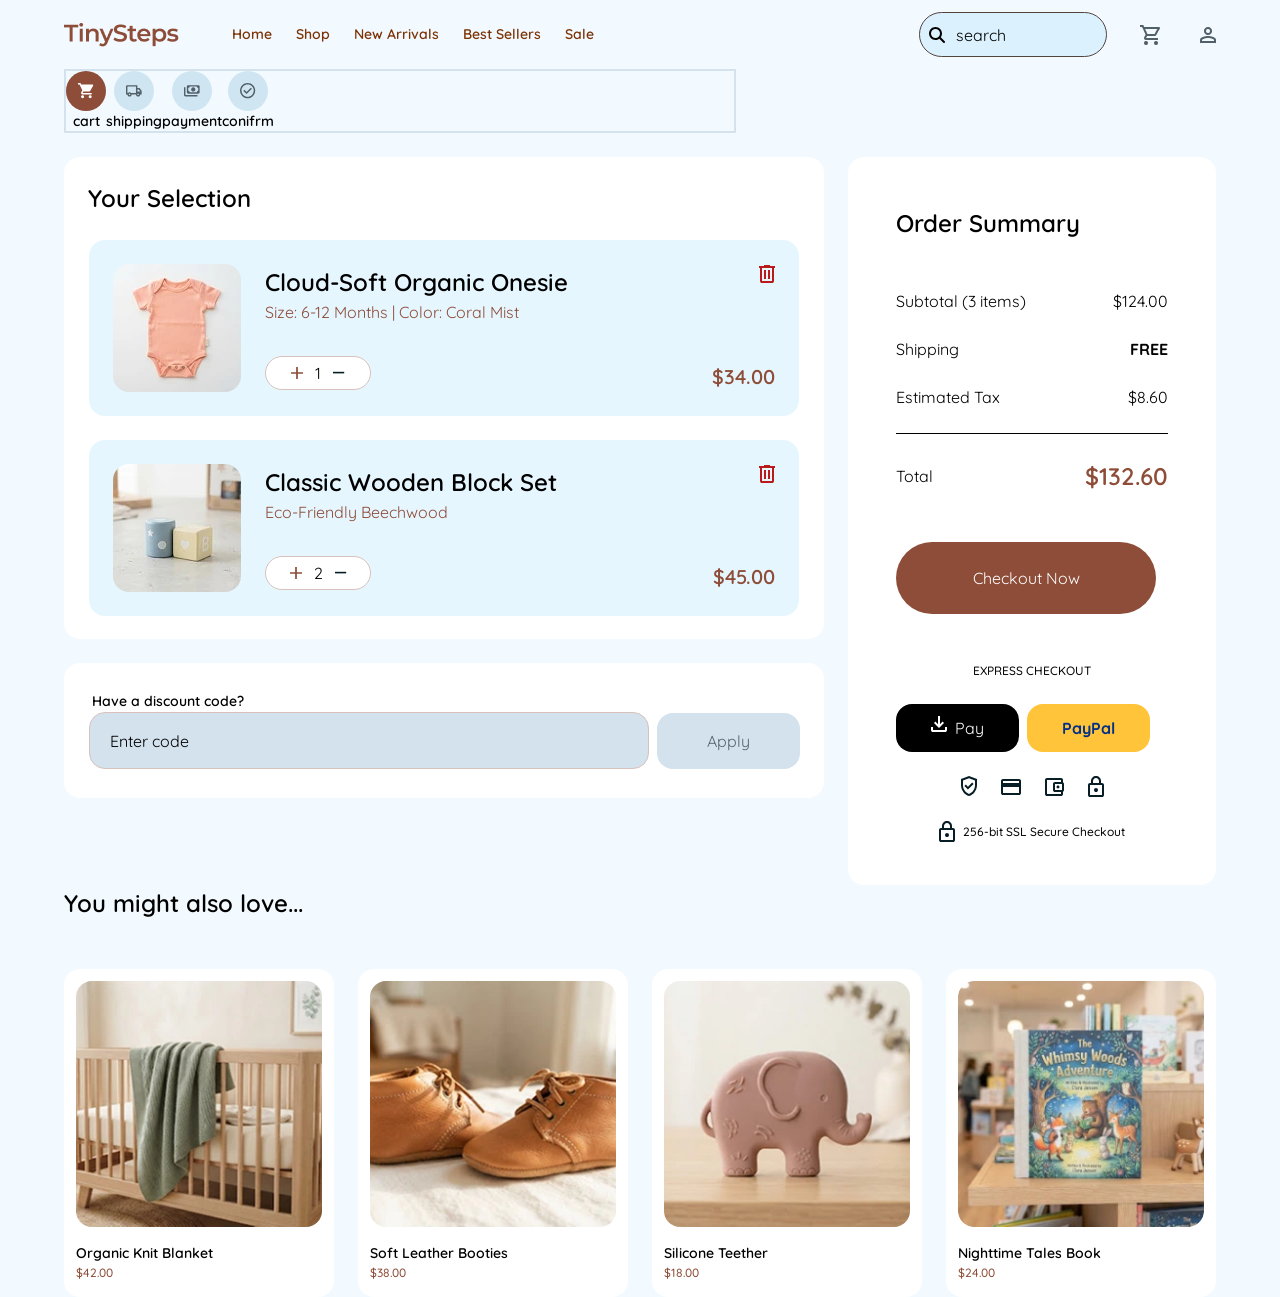
<file: Cart & Checkout.html>
<!DOCTYPE html>
<html lang="en">
<head>
    <meta charset="UTF-8">
    <meta name="viewport" content="width=device-width, initial-scale=1.0">
    <title>tiny steps Cart & Checkout</title>
    <link href="./output.css" rel="stylesheet">
    <link rel="preconnect" href="https://fonts.googleapis.com">
    <link rel="preconnect" href="https://fonts.gstatic.com" crossorigin>
    <link href="https://fonts.googleapis.com/css2?family=Quicksand:wght@300..700&display=swap" rel="stylesheet">
</head>
<body class="max-w-6xl mx-auto">
    <header class="flex items-center justify-between max-w-6xl mx-auto pt-3 pb-3">
        <div class="">
            <div class="logo">
                <a href="./index.html">
                    <img src="./img/TinySteps.png" alt="Tiny Steps logo">
                </a>
            </div>
        </div>
        <div class="nav">
            <ul class=" flex gap-6 text-amber-900 ml-12.5 font-semibold text-[14px] ">
                <li><a href="./index.html" class="relative w-max after:absolute pb-1 after:content-[''] after:h-0.5 after:w-0 after:bottom-0 after:bg-amber-900  after:left-0 hover:after:w-full  hover:after:origin-center">Home</a></li>
                <li><a href="./shop.html" class="relative w-max after:absolute pb-1 after:content-[''] after:h-0.5 after:w-0 after:bottom-0 after:bg-amber-900  after:left-0 hover:after:w-full hover:after:origin-center ">Shop</a></li>
                <li><a href="./new. arrivals.html" class="relative w-max after:absolute pb-1 after:content-[''] after:h-0.5 after:w-0 after:bottom-0 after:bg-amber-900  after:left-0 hover:after:w-full hover:after:origin-center ">New Arrivals</a></li>
                <li><a href="./best sellers.html" class="relative w-max after:absolute pb-1 after:content-[''] after:h-0.5 after:w-0 after:bottom-0 after:bg-amber-900  after:left-0 hover:after:w-full hover:after:origin-center ">Best Sellers</a></li>
                <li><a href="./sale.html" class="relative w-max after:absolute pb-1 after:content-[''] after:h-0.5 after:w-0 after:bottom-0 after:bg-amber-900  after:left-0 hover:after:w-full hover:after:origin-center ">Sale</a></li>
            </ul>
        </div>
        <div class="search">
            <form>
            <label class="flex relative items-center ml-80.75 mr-7.5 "> 
            <img src="./img/magnifying-glass-solid.svg " class="h-4 w-4 absolute left-2.5 ">
            <input  type="search" placeholder="search" class="pl-9 h-11.25 w-47 rounded-full bg-[#DBF1FE] border-[0.5px] border-[#53433F]">
            </label>
            </form>
        </div>
     <div class="icons">
        <ul class="flex gap-10 items-center">
            <li> <img src="./img/Container.png"> </li>
            <li><img src="./img/Icon.png"></li>
        </ul>
     </div>
</div>
</header>
<div class="border-2 border-[#D3E2ED] w-[672px] h-[64px] relative">
<div class="absolute flex justify-between">
        <div class="flex flex-col items-center "><div class="bg-[#8D4D38] h-10 w-10 rounded-full flex justify-center items-center "><img src="./img/fillcart.svg" class="h-4 w-4"/></div><span class="text-[14px] font-semibold">cart</span></div>
        <div class="flex flex-col items-center"><div class="bg-[#CFE6F2] h-10 w-10 rounded-full flex justify-center items-center "><img src="./img/shipping.svg" class="h-4 w-4"/></div><span class="text-[14px] font-semibold">shipping</span></div>
        <div class="flex flex-col items-center"><div class="bg-[#CFE6F2] h-10 w-10 rounded-full flex justify-center items-center  "><img src="./img/payment.svg" class="h-4 w-4"/></div><span class="text-[14px] font-semibold">payment</span></div>
        <div class="flex flex-col items-center"><div class="bg-[#CFE6F2] h-10 w-10 rounded-full flex justify-center items-center "><img src="./img/confirm.svg" class="h-4 w-4 "/></div><span class="text-[14px] font-semibold">conifrm</span></div>
</div>
</div>

<div class="section flex mt-6 justify-between">
    <div class="">
        <div class="sec1 h-[482px] w-[760px] bg-white rounded-2xl flex flex-col justify-center items-center">
        <p class="font-semibold text-[24px] mr-auto ml-6">Your Selection</p>
        <div class="mt-6">
         <div class="h-[176px] w-[710px] bg-[#E6F6FF] rounded-2xl">
            <div class="p-6">
            <div class="flex"><img src="./img/14d.webp" class="h-32 w-32 rounded-2xl"/>
            <div class="ml-6">
            <h3 class="font-semibold text-[24px]">Cloud-Soft Organic Onesie</h3>
            <p class="font-normal text-[16px] text-[#8D4D38]">Size: 6-12 Months | Color: Coral Mist</p>
            <div class="h-[34px] w-[106px] border-1 bg-white border-[#D8C2BB] rounded-full relative flex items-center justify-center mt-8">
                <span class="absolute flex items-center justify-center"><img src="./img/pluse.svg" class="h-3 w-3 "/>
                <p class="p-3">1</p>
                <img src="./img/-.svg" class="h-3 w-3 "/></span>
            </div>
            </div>
            <div class=" flex flex-col ml-auto justify-between"><img src="./img/pin.svg" class="h-5 w-4 ml-auto"/>
            <p class="font-semibold text-[20px] text-[#8D4D38]">$34.00</p></div>
            </div>
            </div>
            </div>

            <div class="h-[176px] w-[710px] bg-[#E6F6FF] rounded-2xl mt-6">
            <div class="p-6">
            <div class="flex"><img src="./img/15d.webp" class="h-32 w-32 rounded-2xl"/>
            <div class="ml-6">
            <h3 class="font-semibold text-[24px]">Classic Wooden Block Set</h3>
            <p class="font-normal text-[16px] text-[#8D4D38]">Eco-Friendly Beechwood</p>
            <div class="h-[34px] w-[106px] border-1 bg-white border-[#D8C2BB] rounded-full relative flex items-center justify-center mt-8">
                <span class="absolute flex items-center justify-center"><img src="./img/pluse.svg" class="h-3 w-3 "/>
                <p class="p-3">2</p>
                <img src="./img/-.svg" class="h-3 w-3 "/></span>
            </div>
            </div>
            <div class=" flex flex-col ml-auto justify-between"><img src="./img/pin.svg" class="h-5 w-4 ml-auto"/>
            <p class="font-semibold text-[20px] text-[#8D4D38]">$45.00</p></div>
            </div>
            </div>
            </div>

        </div>
        </div>
        <div class="h-[135px] w-[760px] rounded-2xl bg-white mt-6">
        <label class="inline-block text-[14px] font-semibold ml-7 mt-7">Have a discount code?</label>
        <div class="flex justify-center items-center"><input type="text" placeholder="Enter code " class="w-[560px] h-[57px] border-1 border-[#D8C2BB] rounded-2xl p-5 bg-[#D3E2ED]"></input>
        <button class= " h-[56px] w-[143px] rounded-2xl bg-[#D3E2ED] text-[#56656E] font-normal text-[#16px] ml-2">Apply</button>
        </div>
        </div>
    </div>
    <div class="bg-white rounded-2xl h-[728px] w-[368px]">
        <div class="p-12">
        <p class="font-semibold text-[24px] mb-12">Order Summary</p>
        <div class=" flex justify-between">
            <span >Subtotal (3 items)</span>
            <span>$124.00</span>
        </div>
        
        <div class="flex justify-between pt-6">
            <span>Shipping</span>
            <span class="text-[16px] font-bold">FREE</span>
        </div>
        <div class="flex justify-between pt-6 pb-6">
            <span>Estimated Tax</span>
            <span>$8.60</span>
        </div>
        <hr>
        <div class="flex justify-between pt-6 items-center">
            <span>Total</span>
            <span class="text-[24px] font-semibold text-[#8D4D38]">$132.60</span>
        </div>
        <div class="h-[72px] w-[260px] bg-[#8D4D38] rounded-full flex items-center justify-center mt-12 mb-12">
        <a href="#" class="font-normal text-white text-[16px]">Checkout Now</a>
        </div>
        <div class="">
            <p class="font-medium text-[12px] text-center">EXPRESS CHECKOUT</p>
            <div class="flex gap-2 mt-6 mb-6">
                <div class="h-[48px] w-[123px] bg-black rounded-2xl flex items-center justify-center ">
                <button class="text-white flex gap-2">
                <img src="./img/pay.svg" class="gap-2"/> Pay </button>
            </div>
            <div class="h-[48px] w-[123px] bg-[#FFC439] rounded-2xl flex items-center justify-center ">
                <button class="text-[#003087] text-[16px] font-bold flex">PayPal</button>
            </div>
            </div>
            <ul class="flex gap-6 justify-center items-center">
                <li><img src="./img/امان.svg"/></li>
                <li><img src="./img/بطاقة.svg"/></li>
                <li><img src="./img/محفظة.svg"/></li>
                <li><img src="./img/قفل.svg"/></li>
            </ul>
            <div class="flex gap-2 justify-center items-center mt-6">
                <img src="./img/قفل.svg"/>
                <p class="text-[12px] font-medium">256-bit SSL Secure Checkout</p>
            </div>
        </div>
    </div>
</div>
</div>
<div class="">
    <p class="font-semibold text-[24px]">You might also love...</p>
    <div class="flex gap-6 mt-12">
    <div class="bg-white h-82 w-70 rounded-2xl relative">
    <div class="absolute p-3">
        <img src="./img/16d.webp" class="rounded-2xl"/>
    <p class="flex flex-col mt-4 font-semibold text-[14px]">Organic Knit Blanket<span class="text-[#8D4D38] font-medium text-[12px]">$42.00</span></p>
    </div>
    </div>
    <div class="bg-white h-82 w-70 rounded-2xl relative">
    <div class="absolute p-3">
        <img src="./img/17d.webp" class="rounded-2xl"/>
    <p class="flex flex-col mt-4 font-semibold text-[14px]">Soft Leather Booties<span class="text-[#8D4D38] font-medium text-[12px]">$38.00</span></p>
    </div>
    </div>
    <div class="bg-white h-82 w-70 rounded-2xl relative">
    <div class="absolute p-3">
        <img src="./img/18d.webp" class="rounded-2xl"/>
    <p class="flex flex-col mt-4 font-semibold text-[14px]">Silicone Teether<span class="text-[#8D4D38] font-medium text-[12px]">$18.00</span></p>
    </div>
    </div>
    <div class="bg-white h-82 w-70 rounded-2xl relative">
    <div class="absolute p-3">
        <img src="./img/19d.webp" class="rounded-2xl"/>
    <p class="flex flex-col mt-4 font-semibold text-[14px]">Nighttime Tales Book<span class="text-[#8D4D38] font-medium text-[12px]">$24.00</span></p>
    </div>
    </div>
    </div>
</div>


    


</body>
</html>
</file>
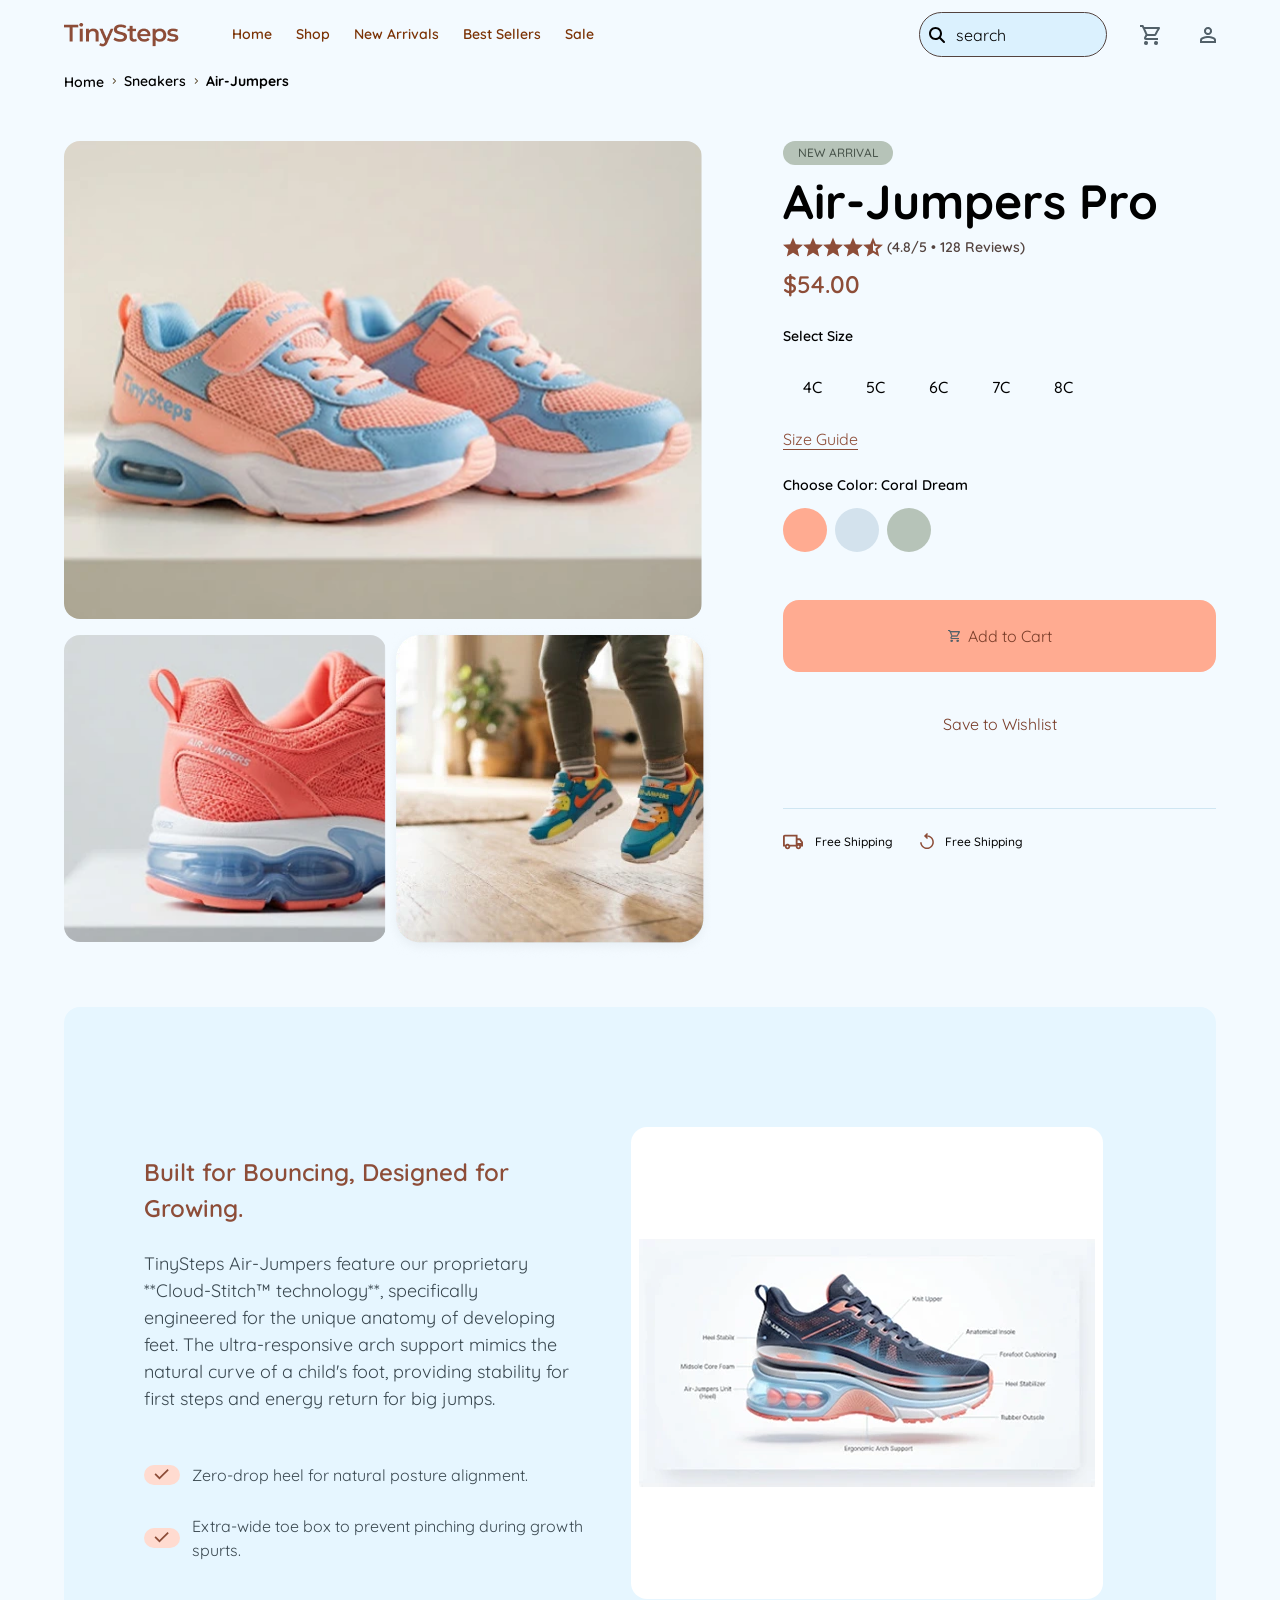
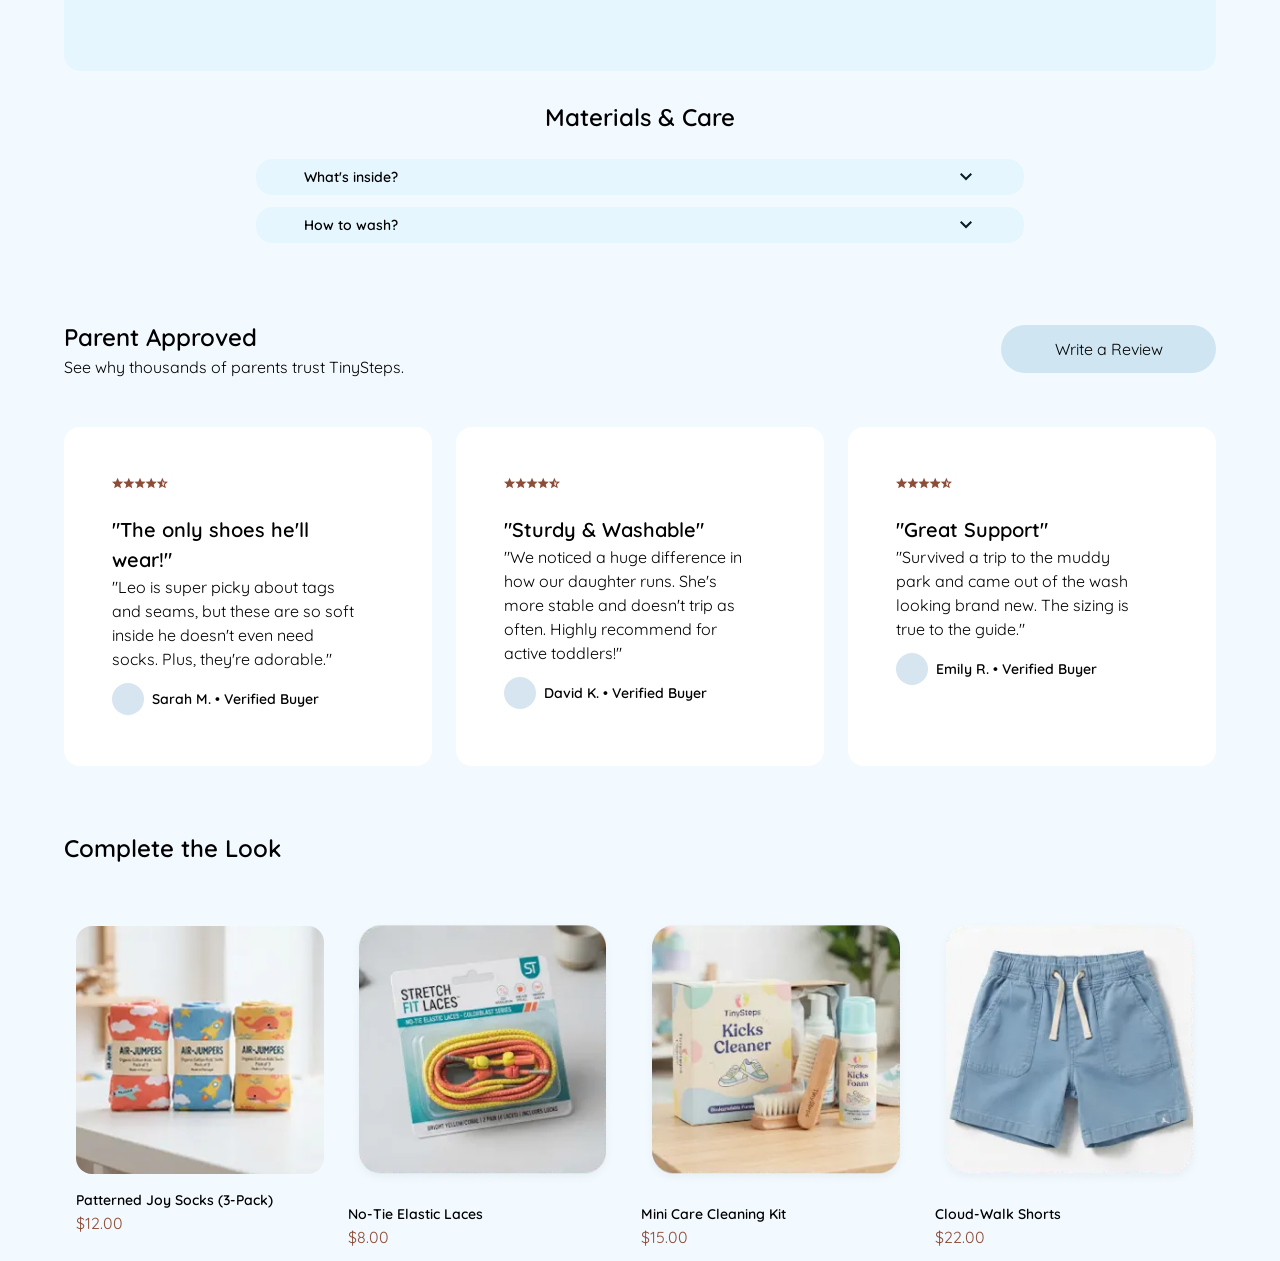
<file: Product Detail.html>
<!DOCTYPE html>
<html lang="en">
<head>
    <meta charset="UTF-8">
    <meta name="viewport" content="width=device-width, initial-scale=1.0">
    <title>Product Detail tiny steps</title>
    <link href="./output.css" rel="stylesheet">
    <link rel="preconnect" href="https://fonts.googleapis.com">
    <link rel="preconnect" href="https://fonts.gstatic.com" crossorigin>
    <link href="https://fonts.googleapis.com/css2?family=Quicksand:wght@300..700&display=swap" rel="stylesheet">
</head>
<body class="max-w-6xl mx-auto">
    <header class="flex items-center justify-between max-w-6xl mx-auto pt-3 pb-3">
        <div class="">
            <div class="logo">
                <a href="./index.html">
                    <img src="./img/TinySteps.png" alt="Tiny Steps logo">
                </a>
            </div>
        </div>
        <div class="nav">
            <ul class=" flex gap-6 text-amber-900 ml-12.5 font-semibold text-[14px] ">
                <li><a href="./index.html" class="relative w-max after:absolute pb-1 after:content-[''] after:h-0.5 after:w-0 after:bottom-0 after:bg-amber-900  after:left-0 hover:after:w-full  hover:after:origin-center">Home</a></li>
                <li><a href="./shop.html" class="relative w-max after:absolute pb-1 after:content-[''] after:h-0.5 after:w-0 after:bottom-0 after:bg-amber-900  after:left-0 hover:after:w-full hover:after:origin-center ">Shop</a></li>
                <li><a href="./new. arrivals.html" class="relative w-max after:absolute pb-1 after:content-[''] after:h-0.5 after:w-0 after:bottom-0 after:bg-amber-900  after:left-0 hover:after:w-full hover:after:origin-center ">New Arrivals</a></li>
                <li><a href="./best sellers.html" class="relative w-max after:absolute pb-1 after:content-[''] after:h-0.5 after:w-0 after:bottom-0 after:bg-amber-900  after:left-0 hover:after:w-full hover:after:origin-center ">Best Sellers</a></li>
                <li><a href="./sale.html" class="relative w-max after:absolute pb-1 after:content-[''] after:h-0.5 after:w-0 after:bottom-0 after:bg-amber-900  after:left-0 hover:after:w-full hover:after:origin-center ">Sale</a></li>
            </ul>
        </div>
        <div class="search">
            <form>
            <label class="flex relative items-center ml-80.75 mr-7.5 "> 
            <img src="./img/magnifying-glass-solid.svg " class="h-4 w-4 absolute left-2.5 ">
            <input  type="search" placeholder="search" class="pl-9 h-11.25 w-47 rounded-full bg-[#DBF1FE] border-[0.5px] border-[#53433F]">
            </label>
            </form>
        </div>
     <div class="icons">
        <ul class="flex gap-10 items-center">
            <li> <img src="./img/Container.png"> </li>
            <li><img src="./img/Icon.png"></li>
        </ul>
     </div>
</div>
</header>

<div>
    <ol class="flex gap-2">
        <li><a href="#" class="text-[14px] font-semibold">Home</a></li>
        <li class="flex items-center">
            <div class="gap-2 flex items-center">
                <span><img src="./img/chevron-right-solid.svg" class="h-2 w-1"/></span>
                <a class="font-semibold text-[14px]">Sneakers</a>
            </div>
        </li>
        <li class="flex items-center">
            <div class="gap-2 flex items-center">
                <span><img src="./img/chevron-right-solid.svg" class="h-2 w-1"/></span>
                <a class="font-bold text-[14px]">Air-Jumpers</a>
            </div>
        </li>
    </ol>
</div>
<section class="flex justify-between">
    <div class="flex flex-col w-[638]px mt-12">
        <img src="./img/20d.webp" class="h-[478px] w-[638px] rounded-2xl object-cover"/>
        <div class="flex w-fit">
            <img src="./img/21d.webp" class="h-[307px] w-1/2 rounded-2xl object-cover shrink-0 mt-4"/>
            <img src="./img/22d.webp" class="h-[332px] w-1/2 rounded-2xl object-cover shrink-0 mt-2 ml-1"/>
        </div>
    </div>
    <div class="mt-12">
        <span class="h-6 w-[110px] bg-[#B6C3B8] rounded-full flex items-center justify-center"><p class="text-[#455148] text-[12px] font-medium">NEW ARRIVAL</p></span>
        <div class=""> <h1 class="font-bold text-[48px] ">Air-Jumpers Pro</h1>
            <span class="flex block gap-1"><img src="./img/4.5star.svg" class="h-5 w-[100px]"/>
            <p class="text-[14px] font-semibold text-[#53433F]">(4.8/5 • 128 Reviews)</p></span>
            <p class="text-[#8D4D38] mt-2 font-semibold text-[24px]">$54.00</p>
        </div>
        <div>
            
               <p class=" flex items-center font-semibold text-[14px] mt-6">Select Size</p>
                <div class=" mt-7">
                    <label><input type="radio" value="4C" name="size" class="hidden peer"><span class=" cursor-pointer font-medium text-[16px] rounded-2xl p-5 peer-checked:bg-[#FFAB91] peer-checked:text-[#8D4D38] peer-checked:border-2 peer-checked:border-[#8D4D38] transition ">4C</span></label>
                    <label><input type="radio" value="5C" name="size" class="hidden peer"><span class=" cursor-pointer font-medium text-[16px] rounded-2xl p-5 peer-checked:bg-[#FFAB91] peer-checked:text-[#8D4D38] peer-checked:border-2 peer-checked:border-[#8D4D38] transition ">5C</span></label>
                    <label><input type="radio" value="6C" name="size" class="hidden peer"><span class=" cursor-pointer font-medium text-[16px] rounded-2xl p-5 peer-checked:bg-[#FFAB91] peer-checked:text-[#8D4D38] peer-checked:border-2 peer-checked:border-[#8D4D38] transition ">6C</span></label>
                    <label><input type="radio" value="7C" name="size" class="hidden peer"><span class=" cursor-pointer font-medium text-[16px] rounded-2xl p-5 peer-checked:bg-[#FFAB91] peer-checked:text-[#8D4D38] peer-checked:border-2 peer-checked:border-[#8D4D38] transition ">7C</span></label>
                    <label><input type="radio" value="8C" name="size" class="hidden peer"><span class=" cursor-pointer font-medium text-[16px] rounded-2xl p-5 peer-checked:bg-[#FFAB91] peer-checked:text-[#8D4D38] peer-checked:border-2 peer-checked:border-[#8D4D38] transition ">8C</span></label>
                </div>
                <a href="#" class="block pt-7 underline underline-offset-4 text-[#8D4D38]">Size Guide</a>
        </div>
        <div>
            <span>
                <p class=" flex justify-between items-center font-semibold text-[14px] mt-6">Choose Color: Coral Dream</p>
                <div class="flex gap-2 mt-3">
                    <label class="cursor-pointer "><input type="radio" value="#FFAB91" name="color" class="hidden peer "><span class="w-11 h-11 rounded-full bg-[#FFAB91] peer-checked:border-1 peer-checked:border-amber-950 transition block"></span></label>
                    <label class="cursor-pointer "><input type="radio" value="#D3E2ED" name="color" class="hidden peer "><span class="w-11 h-11 rounded-full bg-[#D3E2ED] peer-checked:border-1 peer-checked:border-amber-950 transition block"></span></label>
                    <label class="cursor-pointer "><input type="radio" value="#FFECB3" name="color" class="hidden peer"><span class="w-11 h-11 rounded-full bg-[#B6C3B8] peer-checked:border-1 peer-checked:border-amber-950 transition block"></span></label>
                </div>
            </span>
        </div>
        <button type="button" class="h-[72px] w-[433px] bg-[#FFAB91] rounded-2xl mt-12">
            <span class="flex block justify-center items-center gap-2">
            <img src="./img/Container.png" class="h-3 w-3"/>
            <p class="text-[16px] font-normal text-[#793D29]">Add to Cart</p>
            </span>
        </button>
        <button type="button" class="text-[#793D29] text-[16px] font-normal mt-4 block mx-auto pt-6">Save to Wishlist</button>
        <hr class="border-[#CFE6F2] mt-18">
        <div class="flex gap-6 mt-6">
            <span class="flex gap-3 justify-center items-center">
                <img src="./img/brown shipping.svg" class="h-4 w-5 "/>
                <p class="font-medium text-[12px]">Free Shipping</p>
            </span>
            <span class="flex gap-2 ">
                <img src="./img/retry.svg" class="h-4 w-5"/>
                <p class="font-medium text-[12px]">Free Shipping</p>
            </span>
        </div>
    </div>
</section>
<div class="h-[664px] bg-[#E6F6FF] rounded-2xl relative mt-12 pb-12">
    <div class="absolute flex py-30 px-20 mx-auto gap-12">
        <article class="font-normal text-[18px] text-[#3B4951] whitespace-pre-line">
            <span class="whitespace-pre-line text-[#8D4D38] text-[24px] font-semibold">Built for Bouncing, Designed for
            Growing.</span>
            <p class="mt-6">TinySteps Air-Jumpers feature our proprietary
            **Cloud-Stitch™ technology**, specifically
            engineered for the unique anatomy of developing
            feet. The ultra-responsive arch support mimics the
            natural curve of a child's foot, providing stability for
            first steps and energy return for big jumps.</p>
            <div class="flex items-center gap-3 mt-6"><span class="h-5 w-9 bg-[#FFDBD0] rounded-full flex justify-center items-center "><img src="./img/right.svg" class="h-3 w-4"/></span>
            <div class=""><p class="text-[16px] font-normal">Zero-drop heel for natural posture alignment.</p></div></div>
            <div class="flex items-center gap-3"><span class="h-5 w-9 bg-[#FFDBD0] rounded-full flex justify-center items-center"><img src="./img/right.svg" class="h-3 w-4"/></span>
            <p class="text-[16px] font-normal whitespace-pre-line">Extra-wide toe box to prevent pinching during growth
            spurts.</p></div>
        </article>
        <div class="h-[472px] w-[472px] relative bg-white rounded-2xl items-center justify-center flex">
            <img src="./img/23d.webp" class="absolute "/>
        </div>
    </div>
</div>
<div class="pb-12">
    <p class="font-semibold text-[24px] mt-7 text-center">Materials & Care</p>
    <div class="mt-6 flex flex-col items-center">
        <span class="h-9 w-[768px] bg-[#E6F6FF] rounded-2xl block flex px-12 justify-between items-center">
        <p class="font-semibold text-[14px]">What's inside?</p>
        <img src="./img/chev down.svg" class="w-5 h-2"/>
        </span>

        <span class="h-9 w-[768px] bg-[#E6F6FF] rounded-2xl block flex px-12 justify-between items-center mt-3">
        <p class="font-semibold text-[14px]">How to wash?</p>
        <img src="./img/chev down.svg" class="w-5 h-2"/>
        </span>
    </div>
</div>
<div class="flex  items-center justify-between pt-7 pb-12">
   <p class="font-semibold text-[24px] flex flex-col">Parent Approved <span class="font-normal text-[16px]">See why thousands of parents trust TinySteps.</span></p>
   <button type="button" class="h-12 w-[215px] bg-[#CFE6F2] rounded-full ">Write a Review</button>
</div>
<div class="flex gap-6 pb-12"><div>
    <div class="h-[339px] w-[368px] bg-white rounded-2xl relative">
    <div class=" flex flex-col  items-start p-12">
        <img src="./img/4.5star.svg" class="h-4 w-14"/>
    <p class="whitespace-pre-line text-[16px] font-normal ">
    <span class="font-semibold text-[20px] whitespace-pre-line ">"The only shoes he'll
    wear!"</span>
    "Leo is super picky about tags
    and seams, but these are so soft
    inside he doesn't even need
    socks. Plus, they're adorable."
    </p>
    <p class="font-semibold text-[14px] flex gap-2 items-center mt-3 "> <span class="h-8 w-8 rounded-full bg-[#D6E5EF] block "></span>Sarah M. • Verified Buyer</p>
    </div>
</div>
</div>
<div>
    <div class="h-[339px] w-[368px] bg-white rounded-2xl relative">
    <div class=" flex flex-col  items-start p-12">
        <img src="./img/4.5star.svg" class="h-4 w-14"/>
    <p class="whitespace-pre-line text-[16px] font-normal ">
    <span class="font-semibold text-[20px]  ">"Sturdy & Washable"</span>
    "We noticed a huge difference in
how our daughter runs. She's
more stable and doesn't trip as
often. Highly recommend for
active toddlers!"
    </p>
    <p class="font-semibold text-[14px] flex gap-2 items-center mt-3 "> <span class="h-8 w-8 rounded-full bg-[#D6E5EF] block "></span>David K. • Verified Buyer</p>
    </div>
</div>
</div>
<div>
    <div class="h-[339px] w-[368px] bg-white rounded-2xl relative pb-12">
    <div class=" flex flex-col  items-start p-12">
        <img src="./img/4.5star.svg" class="h-4 w-14"/>
    <p class="whitespace-pre-line text-[16px] font-normal ">
    <span class="font-semibold text-[20px]">"Great Support"</span>
    "Survived a trip to the muddy
    park and came out of the wash
    looking brand new. The sizing is
    true to the guide."
    </p>
    <p class="font-semibold text-[14px] flex gap-2 items-center mt-3 "> <span class="h-8 w-8 rounded-full bg-[#D6E5EF] block "></span>Emily R. • Verified Buyer</p>
    </div>
</div>
</div></div>
<p class="font-semibold text-[24px] mt-4">Complete the Look</p>
<div class=" flex w-fit mt-10">
<div class="p-3 mt-2">
        <img src="./img/24d.webp" class="rounded-2xl "/>
        <p class="flex flex-col mt-4 font-semibold text-[14px]">Patterned Joy Socks (3-Pack)<span class="text-[#8D4D38] font-normal text-[16px]">$12.00</span></p>
</div>
<div class=" p-3">
        <img src="./img/25d.webp" class="rounded-2xl"/>
        <p class="flex flex-col mt-4 font-semibold text-[14px]">No-Tie Elastic Laces<span class="text-[#8D4D38] font-normal text-[16px]">$8.00</span></p>
</div>
<div class=" p-3">
        <img src="./img/26d.webp" class="rounded-2xl"/>
        <p class="flex flex-col mt-4 font-semibold text-[14px]">Mini Care Cleaning Kit<span class="text-[#8D4D38] font-normal text-[16px]">$15.00</span></p>
</div>
<div class=" p-3">
        <img src="./img/27d.webp" class="rounded-2xl"/>
        <p class="flex flex-col mt-4 font-semibold text-[14px]">Cloud-Walk Shorts<span class="text-[#8D4D38] font-normal text-[16px]">$22.00</span></p>
</div>
</div>

    
</body>
</html>
</file>
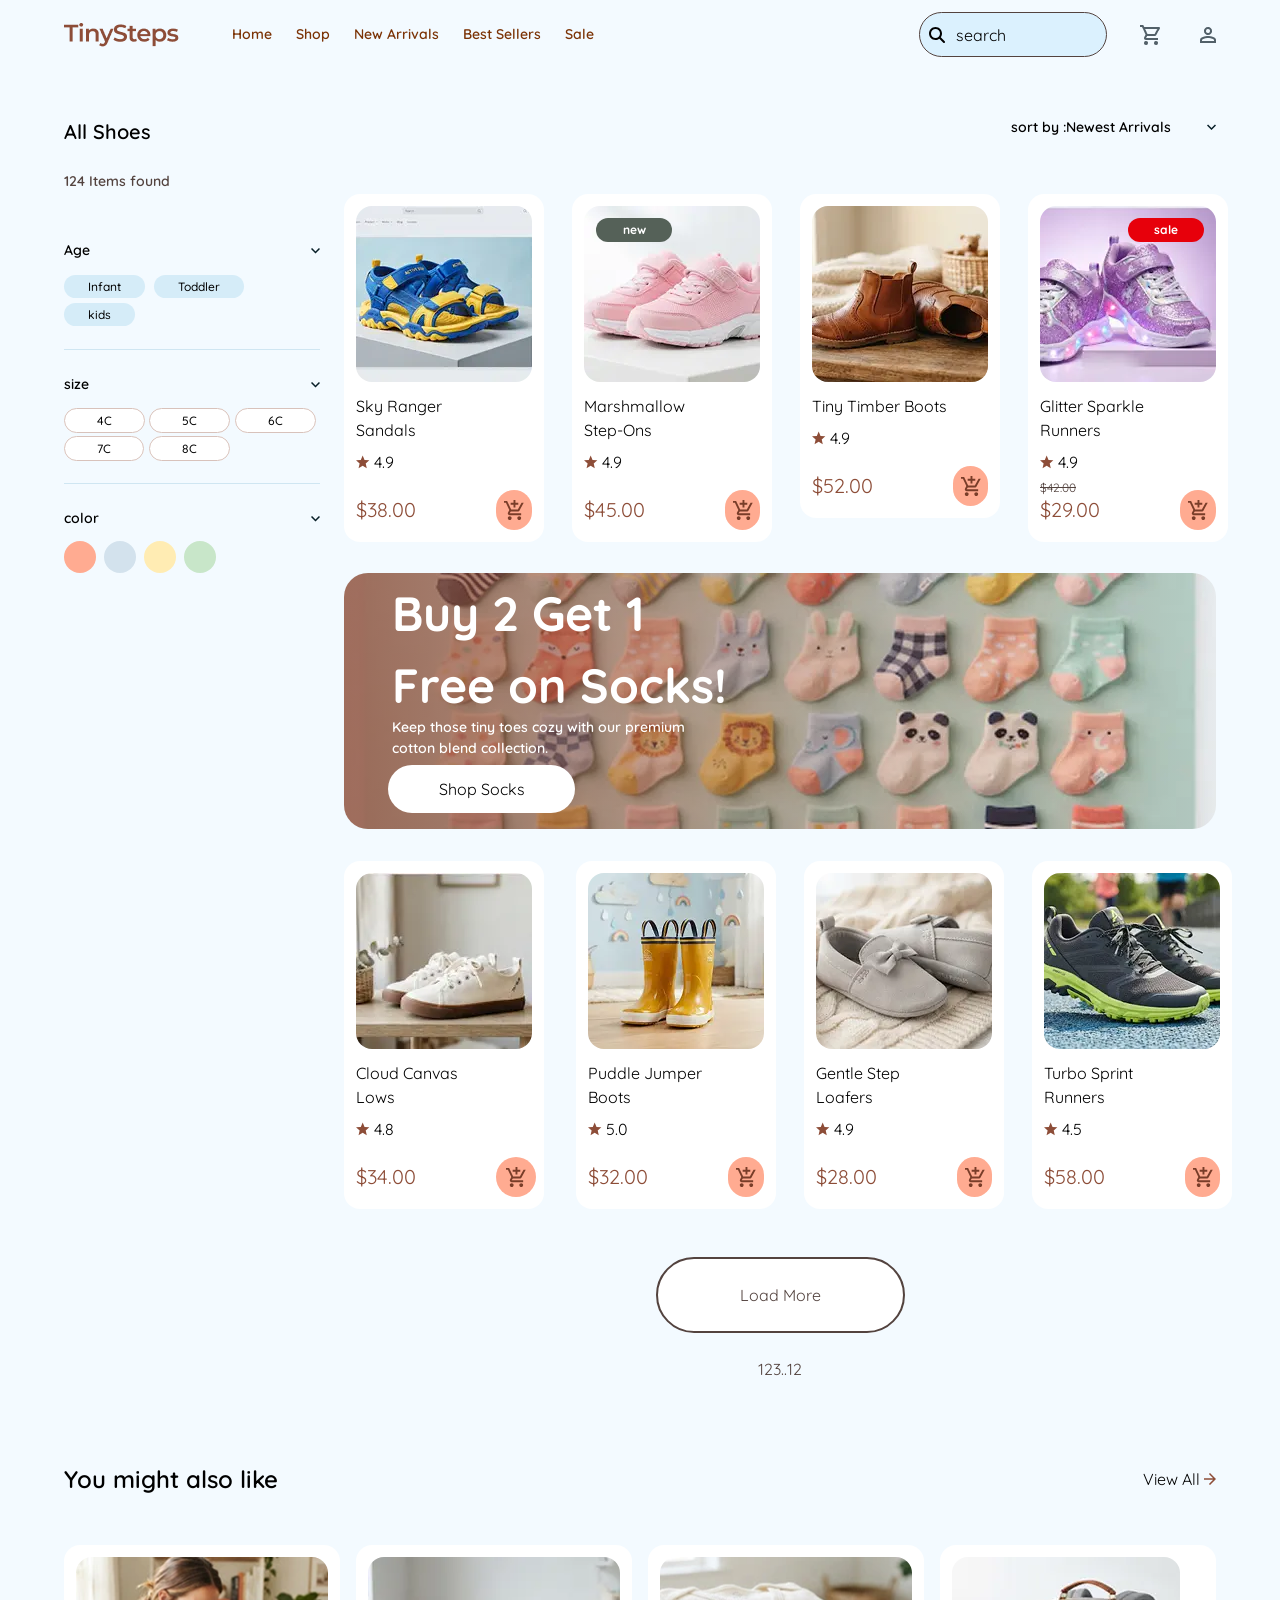
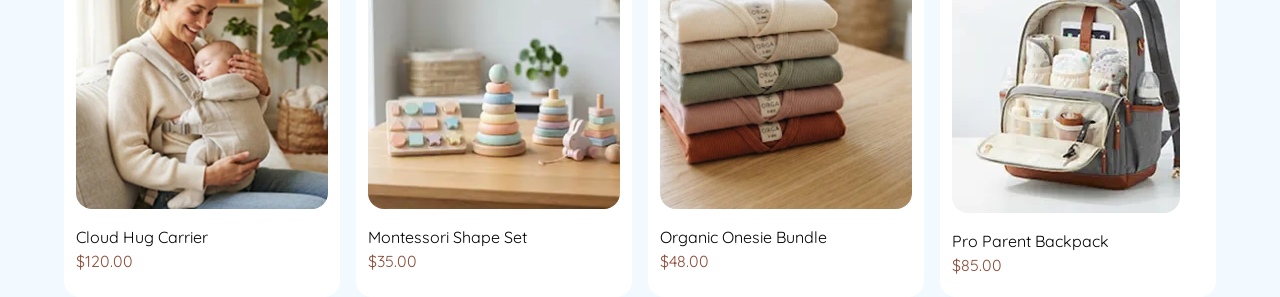
<file: Products Listing.html>
<!DOCTYPE html>
<html lang="en">
<head>
    <meta charset="UTF-8">
    <meta name="viewport" content="width=device-width, initial-scale=1.0">
    <title>tiny steps products listing</title>
    <link href="output.css" rel="stylesheet">
    <link rel="preconnect" href="https://fonts.googleapis.com">
    <link rel="preconnect" href="https://fonts.gstatic.com" crossorigin>
    <link href="https://fonts.googleapis.com/css2?family=Quicksand:wght@300..700&display=swap" rel="stylesheet">

</head>
<body class="max-w-6xl mx-auto">
    <header class="flex items-center justify-between max-w-6xl mx-auto pt-3 pb-3">
        <div class="">
            <div class="logo">
                <a href="./index.html">
                    <img src="./img/TinySteps.png" alt="Tiny Steps logo">
                </a>
            </div>
        </div>
        <div class="nav">
            <ul class=" flex gap-6 text-amber-900 ml-12.5 font-semibold text-[14px] ">
                <li><a href="./index.html" class="relative w-max after:absolute pb-1 after:content-[''] after:h-0.5 after:w-0 after:bottom-0 after:bg-amber-900  after:left-0 hover:after:w-full  hover:after:origin-center">Home</a></li>
                <li><a href="./shop.html" class="relative w-max after:absolute pb-1 after:content-[''] after:h-0.5 after:w-0 after:bottom-0 after:bg-amber-900  after:left-0 hover:after:w-full hover:after:origin-center ">Shop</a></li>
                <li><a href="./new. arrivals.html" class="relative w-max after:absolute pb-1 after:content-[''] after:h-0.5 after:w-0 after:bottom-0 after:bg-amber-900  after:left-0 hover:after:w-full hover:after:origin-center ">New Arrivals</a></li>
                <li><a href="./best sellers.html" class="relative w-max after:absolute pb-1 after:content-[''] after:h-0.5 after:w-0 after:bottom-0 after:bg-amber-900  after:left-0 hover:after:w-full hover:after:origin-center ">Best Sellers</a></li>
                <li><a href="./sale.html" class="relative w-max after:absolute pb-1 after:content-[''] after:h-0.5 after:w-0 after:bottom-0 after:bg-amber-900  after:left-0 hover:after:w-full hover:after:origin-center ">Sale</a></li>
            </ul>
        </div>
        <div class="search">
            <form>
            <label class="flex relative items-center ml-80.75 mr-7.5 "> 
            <img src="./img/magnifying-glass-solid.svg " class="h-4 w-4 absolute left-2.5 ">
            <input  type="search" placeholder="search" class="pl-9 h-11.25 w-47 rounded-full bg-[#DBF1FE] border-[0.5px] border-[#53433F]">
            </label>
            </form>
        </div>
     <div class="icons">
        <ul class="flex gap-10 items-center">
            <li> <img src="./img/Container.png"> </li>
            <li><img src="./img/Icon.png"></li>
        </ul>
     </div>
</div>
</header>

<div class="flex mt-12">
    <div class="w-64">
        <p class="text-[20px] font-semibold flex flex-col">All Shoes <span class="text-[14px] text-[#53433F] mt-6">124 Items found</span></p>
        <div>

            <div class="mt-12">
                <p class="flex justify-between items-center font-semibold text-[14px]">Age<span><img src="./img/chev down.svg"/></span></p>
                <div class="grid grid-cols-2 gap-x-0 max-w-max mt-3">
                    <label class=""><input type="checkbox" value="Infant" name="Infant" class="hidden peer "><span class=" cursor-pointer font-medium text-[12px] py-1 px-6 bg-[#D5ECF8] rounded-full peer-checked:bg-[#8D4D38] peer-checked:text-white transition ">Infant</span></label>
                    <label class=""><input type="checkbox" value="Toddler" name="Toddler" class="hidden peer "><span class=" cursor-pointer font-medium text-[12px] py-1 px-6 bg-[#D5ECF8] rounded-full peer-checked:bg-[#8D4D38] peer-checked:text-white transition ">Toddler</span></label>
                    <label class="mt-1"><input type="checkbox" value="Kids" name="Kids" class="hidden peer"><span class=" cursor-pointer font-medium text-[12px] py-1 px-6 bg-[#D5ECF8] rounded-full peer-checked:bg-[#8D4D38] peer-checked:text-white transition ">kids</span></label>
                </div>
                <hr class="mt-6 mb-6 border-[#CFE6F2]">
            </div>
            <div class="mt-6">
                <p class=" flex justify-between items-center font-semibold text-[14px] ">size<span><img src="./img/chev down.svg"/></span></p>
                <div class="grid grid-cols-3 mt-3">
                    <label class=""><input type="radio" value="4C" name="size" class="hidden peer "><span class=" cursor-pointer font-medium text-[12px] py-1 px-8 bg-[#FFFFFF] rounded-3xl border-1 border-[#D8C2BB] peer-checked:bg-[#8D4D38] peer-checked:text-white transition ">4C</span></label>
                    <label class=""><input type="radio" value="5C" name="size" class="hidden peer "><span class=" cursor-pointer font-medium text-[12px] py-1 px-8 bg-[#FFFFFF] rounded-2xl border-1 border-[#D8C2BB] peer-checked:bg-[#8D4D38] peer-checked:text-white transition ">5C</span></label>
                    <label class=""><input type="radio" value="6C" name="size" class="hidden peer"><span class=" cursor-pointer font-medium text-[12px] py-1 px-8 bg-[#FFFFFF] rounded-2xl border-1 border-[#D8C2BB] peer-checked:bg-[#8D4D38] peer-checked:text-white transition ">6C</span></label>
                    <label class="mt-1"><input type="radio" value="7C" name="size" class="hidden peer"><span class=" cursor-pointer font-medium text-[12px] py-1 px-8 bg-[#FFFFFF] rounded-2xl border-1 border-[#D8C2BB] peer-checked:bg-[#8D4D38] peer-checked:text-white transition ">7C</span></label>
                    <label class="mt-1"><input type="radio" value="8C" name="size" class="hidden peer"><span class=" cursor-pointer font-medium text-[12px] py-1 px-8 bg-[#FFFFFF] rounded-2xl border-1 border-[#D8C2BB] peer-checked:bg-[#8D4D38] peer-checked:text-white transition ">8C</span></label>
                </div>
                <hr class="mt-6 mb-6 border-[#CFE6F2]">
            </div>
            <div>
                <p class=" flex justify-between items-center font-semibold text-[14px] mt-6">color<span><img src="./img/chev down.svg"/></span></p>
                <div class="flex gap-2 mt-3">
                    <label class="cursor-pointer "><input type="radio" value="#FFAB91" name="color" class="hidden peer "><span class="w-8 h-8 rounded-full bg-[#FFAB91] peer-checked:border-1 peer-checked:border-amber-950 transition block"></span></label>
                    <label class="cursor-pointer "><input type="radio" value="#D3E2ED" name="color" class="hidden peer "><span class="w-8 h-8 rounded-full bg-[#D3E2ED] peer-checked:border-1 peer-checked:border-amber-950 transition block"></span></label>
                    <label class="cursor-pointer "><input type="radio" value="#FFECB3" name="color" class="hidden peer"><span class="w-8 h-8 rounded-full bg-[#FFECB3] peer-checked:border-1 peer-checked:border-amber-950 transition block"></span></label>
                    <label class="cursor-pointer "><input type="radio" value="#C8E6C9" name="color" class="hidden peer"><span class="w-8 h-8 rounded-full bg-[#C8E6C9] peer-checked:border-1 peer-checked:border-amber-950 transition block"></span></label>
                </div>
            </div>
        </div>
    </div>
    <div class="w-218 ml-6">
        <div class="flex gap-9 justify-end ">
            <p class="font-semibold text-[14px]">sort by   :<span>Newest Arrivals</span></p>
            <img src="./img/chev down.svg"/>
        </div>
    <div class="flex gap-7 mt-14">
            
            <div class="bg-white h-87 w-50 rounded-2xl">
            <div class="p-3">
                <img src="./img/1d.webp" class="h-44 w-44 rounded-2xl"/>
            <p class="whitespace-pre-line mt-3">Sky Ranger 
            Sandals</p>
            <p class="flex gap-1 mt-2"><img src="./img/in star.svg"/><span>4.9</span></p>
            <p class="flex font-normal text-[20px] text-[#8D4D38] items-center mt-4 gap-20">$38.00 <span class="h-10 w-10 bg-[#FFAB91] rounded-full flex items-center justify-center"><img src="./img/cart +.svg" class="h-5 w-5"/></span></p>
            </div>
            </div>
            

        <div>
            <div class="bg-white h-87 w-50 rounded-2xl">
            <div class="p-3 relative">
                <img src="./img/2d.webp" class="h-44 w-44 rounded-2xl"/>
                <span class="h-6 w-19 bg-[#556158] rounded-full flex justify-center items-center absolute top-6 left-6 font-bold text-[12px] text-white">new</span>
            <p class="whitespace-pre-line mt-3">Marshmallow 
            Step-Ons</p>
            <p class="flex gap-1 mt-2"><img src="./img/in star.svg"/><span>4.9</span></p>
            <p class="flex font-normal text-[20px] text-[#8D4D38] items-center mt-4 gap-20">$45.00 <span class="h-10 w-10 bg-[#FFAB91] rounded-full flex items-center justify-center"><img src="./img/cart +.svg" class="h-5 w-5"/></span></p>
            </div>
            </div>
        </div>

        <div>
            <div class="bg-white h-81 w-50 rounded-2xl">
            <div class="p-3">
                <img src="./img/3d.webp" class="h-44 w-44 rounded-2xl"/>
            <p class="mt-3">Tiny Timber Boots</p>
            <p class="flex gap-1 mt-2"><img src="./img/in star.svg"/><span>4.9</span></p>
            <p class="flex font-normal text-[20px] text-[#8D4D38] items-center mt-4 gap-20">$52.00 <span class="h-10 w-10 bg-[#FFAB91] rounded-full flex items-center justify-center"><img src="./img/cart +.svg" class="h-5 w-5"/></span></p>
            </div>
            </div>
        </div>

        <div>
            <div class="bg-white h-87 w-50 rounded-2xl">
            <div class="p-3 relative">
                <img src="./img/4d.webp" class="h-44 w-44 rounded-2xl"/>
                <span class="h-6 w-19 bg-red-600 rounded-full flex justify-center items-center absolute top-6 right-6 font-bold text-[12px] text-white">sale</span>
            <p class="whitespace-pre-line mt-3">Glitter Sparkle 
            Runners</p>
            <p class="flex gap-1 mt-2"><img src="./img/in star.svg"/><span>4.9</span></p>
            <span class="text-[#53433F] font-normal text-[12px] line-through mt-3">$42.00</span>
            <p class="flex font-normal text-[20px] text-[#8D4D38] items-center gap-20 -mt-2">$29.00 <span class="h-10 w-10 bg-[#FFAB91] rounded-full flex items-center justify-center"><img src="./img/cart +.svg" class="h-5 w-5"/></span></p>
            </div>
            </div>
        </div>
    </div>
    </div>
</div>
<div class="w-[872px] flex flex-col ml-auto">
<div class="h-[256px] w-[872px] bg-[url('./img/5d.webp')] rounded-3xl relative overflow-hidden ml-auto">
    <div class="bg-gradient-to-r from-[#8D4D38]/80 to-[#8D4D38]/0 absolute inset-0 "><a href="#" class="text-white font-bold text-[48px] whitespace-pre-line absolute left-12 top-1">Buy 2 Get 1
    Free on Socks!</a><a href="#" class="font-semibold text-white text-[14px] whitespace-pre-line absolute left-12 top-36">Keep those tiny toes cozy with our premium
cotton blend collection.</a>
<a href="#" class="rounded-full text-[16px] bg-white h-[48px] w-[187px] inline-flex items-center justify-center bottom-4 absolute left-11 hover:bg-[#8D4D38] transition">Shop Socks</a>
</div>
</div>
<div class="mt-8 items-center">
    <div class="bg-white h-87 w-50 rounded-2xl ">
        <div class="flex gap-7 ml-auto">
        <div class="p-3">
            <a href="#"><img src="./img/6d.webp" class="h-44 w-44 rounded-2xl"/>
            <p class="whitespace-pre-line mt-3">Cloud Canvas 
                Lows</p></a>
            <p class="flex gap-1 mt-2"><img src="./img/in star.svg"/><span>4.8</span></p>
            <p class="flex font-normal text-[20px] text-[#8D4D38] items-center mt-4 gap-20">$34.00 <span class="h-10 w-10 bg-[#FFAB91] rounded-full flex items-center justify-center">
            <img src="./img/cart +.svg" class="h-5 w-5"/></span></p>
        </div>
    
    <div class="bg-white h-87 w-50 rounded-2xl">
        <div class="p-3">
            <a href="#"><img src="./img/7d.webp" class="h-44 w-44 rounded-2xl"/>
            <p class="whitespace-pre-line mt-3">Puddle Jumper
                Boots
            </p></a>
            <p class="flex gap-1 mt-2"><img src="./img/in star.svg"/><span>5.0</span></p>
            <p class="flex font-normal text-[20px] text-[#8D4D38] items-center mt-4 gap-20">$32.00 <span class="h-10 w-10 bg-[#FFAB91] rounded-full flex items-center justify-center">
            <img src="./img/cart +.svg" class="h-5 w-5"/></span></p>
        </div>
    </div>
    <div class="bg-white h-87 w-50 rounded-2xl">
        <div class="p-3">
            <a href="#"><img src="./img/8d.webp" class="h-44 w-44 rounded-2xl"/>
            <p class="whitespace-pre-line mt-3">Gentle Step
                Loafers </p></a>
            <p class="flex gap-1 mt-2"><img src="./img/in star.svg"/><span>4.9</span></p>
            <p class="flex font-normal text-[20px] text-[#8D4D38] items-center mt-4 gap-20">$28.00 <span class="h-10 w-10 bg-[#FFAB91] rounded-full flex items-center justify-center">
            <img src="./img/cart +.svg" class="h-5 w-5"/></span></p>
        </div>
    </div>
    <div class="bg-white h-87 w-50 rounded-2xl">
        <div class="p-3">
            <a href="#"><img src="./img/9d.webp" class="h-44 w-44 rounded-2xl"/>
            <p class="whitespace-pre-line mt-3">Turbo Sprint 
            Runners</p></a>
            <p class="flex gap-1 mt-2"><img src="./img/in star.svg"/><span>4.5</span></p>
            <p class="flex font-normal text-[20px] text-[#8D4D38] items-center mt-4 gap-20">$58.00 <span class="h-10 w-10 bg-[#FFAB91] rounded-full flex items-center justify-center">
            <img src="./img/cart +.svg" class="h-5 w-5"/></span></p>
        </div>
    </div>
</div>

</div>
<div class="w-[872px]">
    <div class="flex justify-center">
    <button class="bg-white h-[76px] w-[249px] text-[16px]font-normal border-2 border-[#53433F] text-center items-center rounded-full text-[#53433F] hover:bg-[#53433F] hover:text-white mt-12">Load More</button>
    </div>
    <div class="flex justify-center items-center mt-6">
    <a href="#" class="text-[16px] font-normal text-[#53433F] hover:font-bold">1</a>
    <a href="#" class="text-[16px] font-normal text-[#53433F] hover:font-bold">2</a>
    <a href="#" class="text-[16px] font-normal text-[#53433F] hover:font-bold">3</a>
    <a href="#" class="text-[16px] font-normal text-[#53433F] hover:font-bold">..</a>
    <a href="#" class="text-[16px] font-normal text-[#53433F] hover:font-bold">12</a>
    </div>
</div>
</div>
</div>
<div>
    <div class="flex justify-between mt-20">
        <p class="text-[24px] font-semibold">You might also like</p>
        <p class="text-[16px] font-normal flex items-center gap-1">View All<span><img src="./img/سهم.svg"/></span></p>
        
    </div>
</div>
<div class="flex gap-4 mt-12">
    <div class="bg-white h-88 w-70 rounded-2xl relative">
    <div class="absolute p-3">
        <img src="./img/10d.webp" class="rounded-2xl"/>
    <p class="flex flex-col mt-4 font-normal text-[16px]">Cloud Hug Carrier<span class="text-[#8D4D38] font-normal text-[16px]">$120.00</span></p>
    </div>
    </div>
    <div class="bg-white h-88 w-70 rounded-2xl relative">
    <div class="absolute p-3">
        <img src="./img/11d.webp" class="rounded-2xl"/>
    <p class="flex flex-col mt-4 font-normal text-[16px]">Montessori Shape Set<span class="text-[#8D4D38] font-normal text-[16px]">$35.00</span></p>
    </div>
    </div>
    <div class="bg-white h-88 w-70 rounded-2xl relative">
    <div class="absolute p-3">
        <img src="./img/12d.webp" class="rounded-2xl"/>
    <p class="flex flex-col mt-4 font-normal text-[16px]">Organic Onesie Bundle<span class="text-[#8D4D38] font-normal text-[16px]">$48.00</span></p>
    </div>
    </div>
    <div class="bg-white h-88 w-70 rounded-2xl relative">
    <div class="absolute p-3">
        <img src="./img/13d.webp" class="rounded-2xl"/>
    <p class="flex flex-col mt-4 font-normal text-[16px]">Pro Parent Backpack<span class="text-[#8D4D38] font-normal text-[16px]">$85.00</span></p>
    </div>
    </div>
</div>









</body>
</html>
</file>
<file: output.css>
/*! tailwindcss v4.3.3 | MIT License | https://tailwindcss.com */
@layer properties;
@layer theme, base, components, utilities;
@layer theme {
  :root, :host {
    --font-sans: -apple-system, BlinkMacSystemFont, "Segoe UI", Roboto, "Helvetica Neue",
      "Noto Sans", Arial, sans-serif, "Apple Color Emoji", "Segoe UI Emoji",
      "Segoe UI Symbol", "Noto Color Emoji";
    --font-mono: ui-monospace, SFMono-Regular, Menlo, Monaco, Consolas, "Liberation Mono",
      "Courier New", monospace;
    --color-red-600: oklch(57.7% 0.245 27.325);
    --color-amber-50: oklch(98.7% 0.022 95.277);
    --color-amber-900: oklch(41.4% 0.112 45.904);
    --color-amber-950: oklch(27.9% 0.077 45.635);
    --color-sky-100: oklch(95.1% 0.026 236.824);
    --color-blue-950: oklch(28.2% 0.091 267.935);
    --color-black: #000;
    --color-white: #fff;
    --spacing: 0.25rem;
    --container-6xl: 72rem;
    --font-weight-light: 300;
    --font-weight-normal: 400;
    --font-weight-medium: 500;
    --font-weight-semibold: 600;
    --font-weight-bold: 700;
    --font-weight-extrabold: 800;
    --radius-2xl: 1rem;
    --radius-3xl: 1.5rem;
    --radius-4xl: 2rem;
    --default-transition-duration: 150ms;
    --default-transition-timing-function: cubic-bezier(0.4, 0, 0.2, 1);
    --default-font-family: var(--font-sans);
    --default-mono-font-family: var(--font-mono);
    --color-background: #F3FAFF;
    --color-text: #53433F;
    --color-primary: #CFE6F2;
    --color-secondary: #FFAB91;
    --font-Quicksand: 'Quicksand';
    --text-xsm: 1rem;
    --text-xsm--line-height: 1.5rem;
  }
}
@layer base {
  *, ::after, ::before, ::backdrop, ::file-selector-button {
    box-sizing: border-box;
    margin: 0;
    padding: 0;
    border: 0 solid;
  }
  html, :host {
    line-height: 1.5;
    -webkit-text-size-adjust: 100%;
    tab-size: 4;
    font-family: var(--default-font-family, -apple-system, BlinkMacSystemFont, "Segoe UI", Roboto, "Helvetica Neue", "Noto Sans", Arial, sans-serif, "Apple Color Emoji", "Segoe UI Emoji", "Segoe UI Symbol", "Noto Color Emoji");
    font-feature-settings: var(--default-font-feature-settings, normal);
    font-variation-settings: var(--default-font-variation-settings, normal);
    -webkit-tap-highlight-color: transparent;
  }
  hr {
    height: 0;
    color: inherit;
    border-top-width: 1px;
  }
  abbr:where([title]) {
    -webkit-text-decoration: underline dotted;
    text-decoration: underline dotted;
  }
  h1, h2, h3, h4, h5, h6 {
    font-size: inherit;
    font-weight: inherit;
  }
  a {
    color: inherit;
    -webkit-text-decoration: inherit;
    text-decoration: inherit;
  }
  b, strong {
    font-weight: bolder;
  }
  code, kbd, samp, pre {
    font-family: var(--default-mono-font-family, ui-monospace, SFMono-Regular, Menlo, Monaco, Consolas, "Liberation Mono", "Courier New", monospace);
    font-feature-settings: var(--default-mono-font-feature-settings, normal);
    font-variation-settings: var(--default-mono-font-variation-settings, normal);
    font-size: 1em;
  }
  small {
    font-size: 80%;
  }
  sub, sup {
    font-size: 75%;
    line-height: 0;
    position: relative;
    vertical-align: baseline;
  }
  sub {
    bottom: -0.25em;
  }
  sup {
    top: -0.5em;
  }
  table {
    text-indent: 0;
    border-color: inherit;
    border-collapse: collapse;
  }
  :-moz-focusring:where(:not(iframe)) {
    outline: auto;
  }
  progress {
    vertical-align: baseline;
  }
  summary {
    display: list-item;
  }
  ol, ul, menu {
    list-style: none;
  }
  img, svg, video, canvas, audio, iframe, embed, object {
    display: block;
    vertical-align: middle;
  }
  img, video {
    max-width: 100%;
    height: auto;
  }
  button, input, select, optgroup, textarea, ::file-selector-button {
    font: inherit;
    font-feature-settings: inherit;
    font-variation-settings: inherit;
    letter-spacing: inherit;
    color: inherit;
    border-radius: 0;
    background-color: transparent;
    opacity: 1;
  }
  :where(select:is([multiple], [size])) optgroup {
    font-weight: bolder;
  }
  :where(select:is([multiple], [size])) optgroup option {
    padding-inline-start: 20px;
  }
  ::file-selector-button {
    margin-inline-end: 4px;
  }
  ::placeholder {
    opacity: 1;
  }
  @supports (not (-webkit-appearance: -apple-pay-button))  or (contain-intrinsic-size: 1px) {
    ::placeholder {
      color: currentcolor;
      @supports (color: color-mix(in lab, red, red)) {
        color: color-mix(in oklab, currentcolor 50%, transparent);
      }
    }
  }
  textarea {
    resize: vertical;
  }
  ::-webkit-search-decoration {
    -webkit-appearance: none;
  }
  ::-webkit-date-and-time-value {
    min-height: 1lh;
    text-align: inherit;
  }
  ::-webkit-datetime-edit {
    display: inline-flex;
  }
  ::-webkit-datetime-edit-fields-wrapper {
    padding: 0;
  }
  ::-webkit-datetime-edit, ::-webkit-datetime-edit-year-field, ::-webkit-datetime-edit-month-field, ::-webkit-datetime-edit-day-field, ::-webkit-datetime-edit-hour-field, ::-webkit-datetime-edit-minute-field, ::-webkit-datetime-edit-second-field, ::-webkit-datetime-edit-millisecond-field, ::-webkit-datetime-edit-meridiem-field {
    padding-block: 0;
  }
  ::-webkit-calendar-picker-indicator {
    line-height: 1;
  }
  :-moz-ui-invalid {
    box-shadow: none;
  }
  button, input:where([type="button"], [type="reset"], [type="submit"]), ::file-selector-button {
    appearance: button;
  }
  ::-webkit-inner-spin-button, ::-webkit-outer-spin-button {
    height: auto;
  }
  [hidden]:where(:not([hidden="until-found"])) {
    display: none !important;
  }
}
@layer utilities {
  .absolute {
    position: absolute;
  }
  .relative {
    position: relative;
  }
  .inset-0 {
    inset: 0px;
  }
  .top-0 {
    top: 0px;
  }
  .top-1 {
    top: var(--spacing);
  }
  .top-2 {
    top: calc(var(--spacing) * 2);
  }
  .top-4 {
    top: calc(var(--spacing) * 4);
  }
  .top-6 {
    top: calc(var(--spacing) * 6);
  }
  .top-36 {
    top: calc(var(--spacing) * 36);
  }
  .-right-18 {
    right: calc(var(--spacing) * -18);
  }
  .right-0 {
    right: 0px;
  }
  .right-1 {
    right: var(--spacing);
  }
  .right-1\/2 {
    right: calc(1 / 2 * 100%);
  }
  .right-2 {
    right: calc(var(--spacing) * 2);
  }
  .right-6 {
    right: calc(var(--spacing) * 6);
  }
  .bottom-0 {
    bottom: 0px;
  }
  .bottom-4 {
    bottom: calc(var(--spacing) * 4);
  }
  .bottom-15 {
    bottom: calc(var(--spacing) * 15);
  }
  .left-1 {
    left: var(--spacing);
  }
  .left-1\/2 {
    left: calc(1 / 2 * 100%);
  }
  .left-2 {
    left: calc(var(--spacing) * 2);
  }
  .left-2\.5 {
    left: calc(var(--spacing) * 2.5);
  }
  .left-6 {
    left: calc(var(--spacing) * 6);
  }
  .left-11 {
    left: calc(var(--spacing) * 11);
  }
  .left-12 {
    left: calc(var(--spacing) * 12);
  }
  .m-1 {
    margin: var(--spacing);
  }
  .m-auto {
    margin: auto;
  }
  .-mx-16 {
    margin-inline: calc(var(--spacing) * -16);
  }
  .mx-12 {
    margin-inline: calc(var(--spacing) * 12);
  }
  .mx-auto {
    margin-inline: auto;
  }
  .my-4 {
    margin-block: calc(var(--spacing) * 4);
  }
  .my-12 {
    margin-block: calc(var(--spacing) * 12);
  }
  .-mt-2 {
    margin-top: calc(var(--spacing) * -2);
  }
  .mt-1 {
    margin-top: var(--spacing);
  }
  .mt-2 {
    margin-top: calc(var(--spacing) * 2);
  }
  .mt-3 {
    margin-top: calc(var(--spacing) * 3);
  }
  .mt-4 {
    margin-top: calc(var(--spacing) * 4);
  }
  .mt-5 {
    margin-top: calc(var(--spacing) * 5);
  }
  .mt-6 {
    margin-top: calc(var(--spacing) * 6);
  }
  .mt-7 {
    margin-top: calc(var(--spacing) * 7);
  }
  .mt-8 {
    margin-top: calc(var(--spacing) * 8);
  }
  .mt-10 {
    margin-top: calc(var(--spacing) * 10);
  }
  .mt-12 {
    margin-top: calc(var(--spacing) * 12);
  }
  .mt-14 {
    margin-top: calc(var(--spacing) * 14);
  }
  .mt-18 {
    margin-top: calc(var(--spacing) * 18);
  }
  .mt-20 {
    margin-top: calc(var(--spacing) * 20);
  }
  .mt-30 {
    margin-top: calc(var(--spacing) * 30);
  }
  .mt-80 {
    margin-top: calc(var(--spacing) * 80);
  }
  .mt-\[12px\] {
    margin-top: 12px;
  }
  .mt-\[80px\] {
    margin-top: 80px;
  }
  .-mr-\[50vw\] {
    margin-right: calc(50vw * -1);
  }
  .mr-7 {
    margin-right: calc(var(--spacing) * 7);
  }
  .mr-7\.5 {
    margin-right: calc(var(--spacing) * 7.5);
  }
  .mr-75 {
    margin-right: calc(var(--spacing) * 75);
  }
  .mr-auto {
    margin-right: auto;
  }
  .mb-6 {
    margin-bottom: calc(var(--spacing) * 6);
  }
  .mb-12 {
    margin-bottom: calc(var(--spacing) * 12);
  }
  .mb-20 {
    margin-bottom: calc(var(--spacing) * 20);
  }
  .mb-30 {
    margin-bottom: calc(var(--spacing) * 30);
  }
  .mb-\[12px\] {
    margin-bottom: 12px;
  }
  .-ml-\[50vw\] {
    margin-left: calc(50vw * -1);
  }
  .ml-1 {
    margin-left: var(--spacing);
  }
  .ml-2 {
    margin-left: calc(var(--spacing) * 2);
  }
  .ml-3 {
    margin-left: calc(var(--spacing) * 3);
  }
  .ml-5 {
    margin-left: calc(var(--spacing) * 5);
  }
  .ml-6 {
    margin-left: calc(var(--spacing) * 6);
  }
  .ml-7 {
    margin-left: calc(var(--spacing) * 7);
  }
  .ml-12 {
    margin-left: calc(var(--spacing) * 12);
  }
  .ml-12\.5 {
    margin-left: calc(var(--spacing) * 12.5);
  }
  .ml-15 {
    margin-left: calc(var(--spacing) * 15);
  }
  .ml-80 {
    margin-left: calc(var(--spacing) * 80);
  }
  .ml-80\.75 {
    margin-left: calc(var(--spacing) * 80.75);
  }
  .ml-auto {
    margin-left: auto;
  }
  .block {
    display: block;
  }
  .flex {
    display: flex;
  }
  .grid {
    display: grid;
  }
  .hidden {
    display: none;
  }
  .inline-block {
    display: inline-block;
  }
  .inline-flex {
    display: inline-flex;
  }
  .table {
    display: table;
  }
  .h-2 {
    height: calc(var(--spacing) * 2);
  }
  .h-2\.75 {
    height: calc(var(--spacing) * 2.75);
  }
  .h-3 {
    height: calc(var(--spacing) * 3);
  }
  .h-4 {
    height: calc(var(--spacing) * 4);
  }
  .h-5 {
    height: calc(var(--spacing) * 5);
  }
  .h-6 {
    height: calc(var(--spacing) * 6);
  }
  .h-7 {
    height: calc(var(--spacing) * 7);
  }
  .h-8 {
    height: calc(var(--spacing) * 8);
  }
  .h-9 {
    height: calc(var(--spacing) * 9);
  }
  .h-10 {
    height: calc(var(--spacing) * 10);
  }
  .h-11 {
    height: calc(var(--spacing) * 11);
  }
  .h-11\.25 {
    height: calc(var(--spacing) * 11.25);
  }
  .h-12 {
    height: calc(var(--spacing) * 12);
  }
  .h-13 {
    height: calc(var(--spacing) * 13);
  }
  .h-18 {
    height: calc(var(--spacing) * 18);
  }
  .h-20 {
    height: calc(var(--spacing) * 20);
  }
  .h-32 {
    height: calc(var(--spacing) * 32);
  }
  .h-44 {
    height: calc(var(--spacing) * 44);
  }
  .h-78 {
    height: calc(var(--spacing) * 78);
  }
  .h-81 {
    height: calc(var(--spacing) * 81);
  }
  .h-82 {
    height: calc(var(--spacing) * 82);
  }
  .h-87 {
    height: calc(var(--spacing) * 87);
  }
  .h-88 {
    height: calc(var(--spacing) * 88);
  }
  .h-91 {
    height: calc(var(--spacing) * 91);
  }
  .h-102 {
    height: calc(var(--spacing) * 102);
  }
  .h-104 {
    height: calc(var(--spacing) * 104);
  }
  .h-112 {
    height: calc(var(--spacing) * 112);
  }
  .h-119 {
    height: calc(var(--spacing) * 119);
  }
  .h-\[11px\] {
    height: 11px;
  }
  .h-\[34px\] {
    height: 34px;
  }
  .h-\[48px\] {
    height: 48px;
  }
  .h-\[56px\] {
    height: 56px;
  }
  .h-\[57px\] {
    height: 57px;
  }
  .h-\[64px\] {
    height: 64px;
  }
  .h-\[72px\] {
    height: 72px;
  }
  .h-\[76px\] {
    height: 76px;
  }
  .h-\[135px\] {
    height: 135px;
  }
  .h-\[146px\] {
    height: 146px;
  }
  .h-\[152px\] {
    height: 152px;
  }
  .h-\[176px\] {
    height: 176px;
  }
  .h-\[255px\] {
    height: 255px;
  }
  .h-\[256px\] {
    height: 256px;
  }
  .h-\[276px\] {
    height: 276px;
  }
  .h-\[307px\] {
    height: 307px;
  }
  .h-\[332px\] {
    height: 332px;
  }
  .h-\[337px\] {
    height: 337px;
  }
  .h-\[339px\] {
    height: 339px;
  }
  .h-\[350px\] {
    height: 350px;
  }
  .h-\[364px\] {
    height: 364px;
  }
  .h-\[408px\] {
    height: 408px;
  }
  .h-\[472px\] {
    height: 472px;
  }
  .h-\[478px\] {
    height: 478px;
  }
  .h-\[482px\] {
    height: 482px;
  }
  .h-\[600px\] {
    height: 600px;
  }
  .h-\[664px\] {
    height: 664px;
  }
  .h-\[676px\] {
    height: 676px;
  }
  .h-\[728px\] {
    height: 728px;
  }
  .h-\[744px\] {
    height: 744px;
  }
  .w-1 {
    width: var(--spacing);
  }
  .w-1\/2 {
    width: calc(1 / 2 * 100%);
  }
  .w-2 {
    width: calc(var(--spacing) * 2);
  }
  .w-2\.75 {
    width: calc(var(--spacing) * 2.75);
  }
  .w-3 {
    width: calc(var(--spacing) * 3);
  }
  .w-4 {
    width: calc(var(--spacing) * 4);
  }
  .w-5 {
    width: calc(var(--spacing) * 5);
  }
  .w-6 {
    width: calc(var(--spacing) * 6);
  }
  .w-7 {
    width: calc(var(--spacing) * 7);
  }
  .w-8 {
    width: calc(var(--spacing) * 8);
  }
  .w-9 {
    width: calc(var(--spacing) * 9);
  }
  .w-10 {
    width: calc(var(--spacing) * 10);
  }
  .w-11 {
    width: calc(var(--spacing) * 11);
  }
  .w-12 {
    width: calc(var(--spacing) * 12);
  }
  .w-14 {
    width: calc(var(--spacing) * 14);
  }
  .w-19 {
    width: calc(var(--spacing) * 19);
  }
  .w-32 {
    width: calc(var(--spacing) * 32);
  }
  .w-33 {
    width: calc(var(--spacing) * 33);
  }
  .w-44 {
    width: calc(var(--spacing) * 44);
  }
  .w-47 {
    width: calc(var(--spacing) * 47);
  }
  .w-50 {
    width: calc(var(--spacing) * 50);
  }
  .w-53 {
    width: calc(var(--spacing) * 53);
  }
  .w-56 {
    width: calc(var(--spacing) * 56);
  }
  .w-64 {
    width: calc(var(--spacing) * 64);
  }
  .w-69 {
    width: calc(var(--spacing) * 69);
  }
  .w-70 {
    width: calc(var(--spacing) * 70);
  }
  .w-71 {
    width: calc(var(--spacing) * 71);
  }
  .w-75 {
    width: calc(var(--spacing) * 75);
  }
  .w-89 {
    width: calc(var(--spacing) * 89);
  }
  .w-92 {
    width: calc(var(--spacing) * 92);
  }
  .w-112 {
    width: calc(var(--spacing) * 112);
  }
  .w-115 {
    width: calc(var(--spacing) * 115);
  }
  .w-117 {
    width: calc(var(--spacing) * 117);
  }
  .w-141 {
    width: calc(var(--spacing) * 141);
  }
  .w-218 {
    width: calc(var(--spacing) * 218);
  }
  .w-288 {
    width: calc(var(--spacing) * 288);
  }
  .w-\[11px\] {
    width: 11px;
  }
  .w-\[100px\] {
    width: 100px;
  }
  .w-\[106px\] {
    width: 106px;
  }
  .w-\[110px\] {
    width: 110px;
  }
  .w-\[123px\] {
    width: 123px;
  }
  .w-\[143px\] {
    width: 143px;
  }
  .w-\[152px\] {
    width: 152px;
  }
  .w-\[187px\] {
    width: 187px;
  }
  .w-\[197px\] {
    width: 197px;
  }
  .w-\[215px\] {
    width: 215px;
  }
  .w-\[222px\] {
    width: 222px;
  }
  .w-\[231px\] {
    width: 231px;
  }
  .w-\[249px\] {
    width: 249px;
  }
  .w-\[252px\] {
    width: 252px;
  }
  .w-\[256px\] {
    width: 256px;
  }
  .w-\[260px\] {
    width: 260px;
  }
  .w-\[276px\] {
    width: 276px;
  }
  .w-\[291px\] {
    width: 291px;
  }
  .w-\[300px\] {
    width: 300px;
  }
  .w-\[350px\] {
    width: 350px;
  }
  .w-\[368px\] {
    width: 368px;
  }
  .w-\[433px\] {
    width: 433px;
  }
  .w-\[448px\] {
    width: 448px;
  }
  .w-\[472px\] {
    width: 472px;
  }
  .w-\[560px\] {
    width: 560px;
  }
  .w-\[638px\] {
    width: 638px;
  }
  .w-\[640px\] {
    width: 640px;
  }
  .w-\[672px\] {
    width: 672px;
  }
  .w-\[710px\] {
    width: 710px;
  }
  .w-\[760px\] {
    width: 760px;
  }
  .w-\[768px\] {
    width: 768px;
  }
  .w-\[872px\] {
    width: 872px;
  }
  .w-\[1152px\] {
    width: 1152px;
  }
  .w-\[1280px\] {
    width: 1280px;
  }
  .w-fit {
    width: fit-content;
  }
  .w-full {
    width: 100%;
  }
  .w-max {
    width: max-content;
  }
  .w-screen {
    width: 100vw;
  }
  .max-w-6xl {
    max-width: var(--container-6xl);
  }
  .max-w-max {
    max-width: max-content;
  }
  .flex-shrink {
    flex-shrink: 1;
  }
  .shrink-0 {
    flex-shrink: 0;
  }
  .flex-grow {
    flex-grow: 1;
  }
  .grow {
    flex-grow: 1;
  }
  .border-collapse {
    border-collapse: collapse;
  }
  .-translate-x-1 {
    --tw-translate-x: calc(var(--spacing) * -1);
    translate: var(--tw-translate-x) var(--tw-translate-y);
  }
  .-translate-x-1\/2 {
    --tw-translate-x: calc(calc(1 / 2 * 100%) * -1);
    translate: var(--tw-translate-x) var(--tw-translate-y);
  }
  .cursor-pointer {
    cursor: pointer;
  }
  .resize {
    resize: both;
  }
  .grid-cols-2 {
    grid-template-columns: repeat(2, minmax(0, 1fr));
  }
  .grid-cols-3 {
    grid-template-columns: repeat(3, minmax(0, 1fr));
  }
  .flex-col {
    flex-direction: column;
  }
  .flex-wrap {
    flex-wrap: wrap;
  }
  .items-center {
    align-items: center;
  }
  .items-start {
    align-items: flex-start;
  }
  .justify-between {
    justify-content: space-between;
  }
  .justify-center {
    justify-content: center;
  }
  .justify-end {
    justify-content: flex-end;
  }
  .gap-1 {
    gap: var(--spacing);
  }
  .gap-2 {
    gap: calc(var(--spacing) * 2);
  }
  .gap-3 {
    gap: calc(var(--spacing) * 3);
  }
  .gap-4 {
    gap: calc(var(--spacing) * 4);
  }
  .gap-6 {
    gap: calc(var(--spacing) * 6);
  }
  .gap-7 {
    gap: calc(var(--spacing) * 7);
  }
  .gap-9 {
    gap: calc(var(--spacing) * 9);
  }
  .gap-10 {
    gap: calc(var(--spacing) * 10);
  }
  .gap-12 {
    gap: calc(var(--spacing) * 12);
  }
  .gap-20 {
    gap: calc(var(--spacing) * 20);
  }
  .gap-50 {
    gap: calc(var(--spacing) * 50);
  }
  .gap-\[2px\] {
    gap: 2px;
  }
  .gap-\[4px\] {
    gap: 4px;
  }
  .gap-x-0 {
    column-gap: 0px;
  }
  .overflow-hidden {
    overflow: hidden;
  }
  .overflow-x-hidden {
    overflow-x: hidden;
  }
  .rounded-2xl {
    border-radius: var(--radius-2xl);
  }
  .rounded-3xl {
    border-radius: var(--radius-3xl);
  }
  .rounded-4xl {
    border-radius: var(--radius-4xl);
  }
  .rounded-full {
    border-radius: calc(infinity * 1px);
  }
  .border {
    border-style: var(--tw-border-style);
    border-width: 1px;
  }
  .border-1 {
    border-style: var(--tw-border-style);
    border-width: 1px;
  }
  .border-2 {
    border-style: var(--tw-border-style);
    border-width: 2px;
  }
  .border-4 {
    border-style: var(--tw-border-style);
    border-width: 4px;
  }
  .border-6 {
    border-style: var(--tw-border-style);
    border-width: 6px;
  }
  .border-\[0\.5px\] {
    border-style: var(--tw-border-style);
    border-width: 0.5px;
  }
  .border-\[2px\] {
    border-style: var(--tw-border-style);
    border-width: 2px;
  }
  .border-\[4px\] {
    border-style: var(--tw-border-style);
    border-width: 4px;
  }
  .border-b {
    border-bottom-style: var(--tw-border-style);
    border-bottom-width: 1px;
  }
  .border-dashed {
    --tw-border-style: dashed;
    border-style: dashed;
  }
  .border-\[\#8D4D38\] {
    border-color: #8D4D38;
  }
  .border-\[\#53433F\] {
    border-color: #53433F;
  }
  .border-\[\#526069\] {
    border-color: #526069;
  }
  .border-\[\#CFE6F2\] {
    border-color: #CFE6F2;
  }
  .border-\[\#D3E2ED\] {
    border-color: #D3E2ED;
  }
  .border-\[\#D5ECF8\] {
    border-color: #D5ECF8;
  }
  .border-\[\#D8C2BB\] {
    border-color: #D8C2BB;
  }
  .border-\[\#DBF1FE\] {
    border-color: #DBF1FE;
  }
  .border-\[\#ffab91\] {
    border-color: #ffab91;
  }
  .border-sky-100 {
    border-color: var(--color-sky-100);
  }
  .border-white {
    border-color: var(--color-white);
  }
  .bg-\[\#8D4D38\] {
    background-color: #8D4D38;
  }
  .bg-\[\#556158\] {
    background-color: #556158;
  }
  .bg-\[\#B6C3B8\] {
    background-color: #B6C3B8;
  }
  .bg-\[\#C8E6C9\] {
    background-color: #C8E6C9;
  }
  .bg-\[\#CFE6F2\] {
    background-color: #CFE6F2;
  }
  .bg-\[\#CFE6F2\]\/30 {
    background-color: color-mix(in oklab, #CFE6F2 30%, transparent);
  }
  .bg-\[\#D3E2ED\] {
    background-color: #D3E2ED;
  }
  .bg-\[\#D5ECF8\] {
    background-color: #D5ECF8;
  }
  .bg-\[\#D6E5EF\] {
    background-color: #D6E5EF;
  }
  .bg-\[\#D9E6DA\] {
    background-color: #D9E6DA;
  }
  .bg-\[\#DBF1FE\] {
    background-color: #DBF1FE;
  }
  .bg-\[\#E6F6FF\] {
    background-color: #E6F6FF;
  }
  .bg-\[\#E6F6FF\]\/50 {
    background-color: color-mix(in oklab, #E6F6FF 50%, transparent);
  }
  .bg-\[\#F3FAFF\]\/50 {
    background-color: color-mix(in oklab, #F3FAFF 50%, transparent);
  }
  .bg-\[\#FFAB91\] {
    background-color: #FFAB91;
  }
  .bg-\[\#FFC439\] {
    background-color: #FFC439;
  }
  .bg-\[\#FFDBD0\] {
    background-color: #FFDBD0;
  }
  .bg-\[\#FFECB3\] {
    background-color: #FFECB3;
  }
  .bg-\[\#FFFFFF\] {
    background-color: #FFFFFF;
  }
  .bg-\[\#f3f6f9\] {
    background-color: #f3f6f9;
  }
  .bg-\[\#f9eeeb\] {
    background-color: #f9eeeb;
  }
  .bg-\[\#ffbda9\] {
    background-color: #ffbda9;
  }
  .bg-\[\#fff\] {
    background-color: #fff;
  }
  .bg-\[\#ffff\] {
    background-color: #ffff;
  }
  .bg-amber-50 {
    background-color: var(--color-amber-50);
  }
  .bg-black {
    background-color: var(--color-black);
  }
  .bg-red-600 {
    background-color: var(--color-red-600);
  }
  .bg-white {
    background-color: var(--color-white);
  }
  .bg-gradient-to-r {
    --tw-gradient-position: to right in oklab;
    background-image: linear-gradient(var(--tw-gradient-stops));
  }
  .bg-\[url\(\'\.\/img\/5d\.webp\'\)\] {
    background-image: url('./img/5d.webp');
  }
  .bg-\[url\(\'\.\/img\/bg\.webp\'\)\] {
    background-image: url('./img/bg.webp');
  }
  .bg-\[url\(\'\.\/img\/child\.webp\'\)\] {
    background-image: url('./img/child.webp');
  }
  .bg-\[url\(\'\.\/img\/image\.png\'\)\] {
    background-image: url('./img/image.png');
  }
  .from-\[\#8D4D38\]\/80 {
    --tw-gradient-from: color-mix(in oklab, #8D4D38 80%, transparent);
    --tw-gradient-stops: var(--tw-gradient-via-stops, var(--tw-gradient-position), var(--tw-gradient-from) var(--tw-gradient-from-position), var(--tw-gradient-to) var(--tw-gradient-to-position));
  }
  .from-\[\#D3E2ED\]\/100 {
    --tw-gradient-from: #D3E2ED;
    --tw-gradient-stops: var(--tw-gradient-via-stops, var(--tw-gradient-position), var(--tw-gradient-from) var(--tw-gradient-from-position), var(--tw-gradient-to) var(--tw-gradient-to-position));
  }
  .from-\[\#F3FAFF\]\/80 {
    --tw-gradient-from: color-mix(in oklab, #F3FAFF 80%, transparent);
    --tw-gradient-stops: var(--tw-gradient-via-stops, var(--tw-gradient-position), var(--tw-gradient-from) var(--tw-gradient-from-position), var(--tw-gradient-to) var(--tw-gradient-to-position));
  }
  .via-\[\#F3FAFF\]\/40 {
    --tw-gradient-via: color-mix(in oklab, #F3FAFF 40%, transparent);
    --tw-gradient-via-stops: var(--tw-gradient-position), var(--tw-gradient-from) var(--tw-gradient-from-position), var(--tw-gradient-via) var(--tw-gradient-via-position), var(--tw-gradient-to) var(--tw-gradient-to-position);
    --tw-gradient-stops: var(--tw-gradient-via-stops);
  }
  .to-\[\#8D4D38\]\/0 {
    --tw-gradient-to: color-mix(in oklab, #8D4D38 0%, transparent);
    --tw-gradient-stops: var(--tw-gradient-via-stops, var(--tw-gradient-position), var(--tw-gradient-from) var(--tw-gradient-from-position), var(--tw-gradient-to) var(--tw-gradient-to-position));
  }
  .to-\[\#D3E2ED\]\/0 {
    --tw-gradient-to: color-mix(in oklab, #D3E2ED 0%, transparent);
    --tw-gradient-stops: var(--tw-gradient-via-stops, var(--tw-gradient-position), var(--tw-gradient-from) var(--tw-gradient-from-position), var(--tw-gradient-to) var(--tw-gradient-to-position));
  }
  .to-\[\#F3FAFF\]\/0 {
    --tw-gradient-to: color-mix(in oklab, #F3FAFF 0%, transparent);
    --tw-gradient-stops: var(--tw-gradient-via-stops, var(--tw-gradient-position), var(--tw-gradient-from) var(--tw-gradient-from-position), var(--tw-gradient-to) var(--tw-gradient-to-position));
  }
  .bg-cover {
    background-size: cover;
  }
  .bg-scroll {
    background-attachment: scroll;
  }
  .bg-center {
    background-position: center;
  }
  .bg-no-repeat {
    background-repeat: no-repeat;
  }
  .object-cover {
    object-fit: cover;
  }
  .p-3 {
    padding: calc(var(--spacing) * 3);
  }
  .p-4 {
    padding: calc(var(--spacing) * 4);
  }
  .p-5 {
    padding: calc(var(--spacing) * 5);
  }
  .p-6 {
    padding: calc(var(--spacing) * 6);
  }
  .p-12 {
    padding: calc(var(--spacing) * 12);
  }
  .px-6 {
    padding-inline: calc(var(--spacing) * 6);
  }
  .px-8 {
    padding-inline: calc(var(--spacing) * 8);
  }
  .px-12 {
    padding-inline: calc(var(--spacing) * 12);
  }
  .px-15 {
    padding-inline: calc(var(--spacing) * 15);
  }
  .px-16 {
    padding-inline: calc(var(--spacing) * 16);
  }
  .px-20 {
    padding-inline: calc(var(--spacing) * 20);
  }
  .py-1 {
    padding-block: var(--spacing);
  }
  .py-2 {
    padding-block: calc(var(--spacing) * 2);
  }
  .py-3 {
    padding-block: calc(var(--spacing) * 3);
  }
  .py-4 {
    padding-block: calc(var(--spacing) * 4);
  }
  .py-30 {
    padding-block: calc(var(--spacing) * 30);
  }
  .pt-1 {
    padding-top: var(--spacing);
  }
  .pt-2 {
    padding-top: calc(var(--spacing) * 2);
  }
  .pt-3 {
    padding-top: calc(var(--spacing) * 3);
  }
  .pt-5 {
    padding-top: calc(var(--spacing) * 5);
  }
  .pt-6 {
    padding-top: calc(var(--spacing) * 6);
  }
  .pt-7 {
    padding-top: calc(var(--spacing) * 7);
  }
  .pt-11 {
    padding-top: calc(var(--spacing) * 11);
  }
  .pt-12 {
    padding-top: calc(var(--spacing) * 12);
  }
  .pt-20 {
    padding-top: calc(var(--spacing) * 20);
  }
  .pt-\[12px\] {
    padding-top: 12px;
  }
  .pt-\[80px\] {
    padding-top: 80px;
  }
  .pt-\[100px\] {
    padding-top: 100px;
  }
  .pr-3 {
    padding-right: calc(var(--spacing) * 3);
  }
  .pr-6 {
    padding-right: calc(var(--spacing) * 6);
  }
  .pr-12 {
    padding-right: calc(var(--spacing) * 12);
  }
  .pb-1 {
    padding-bottom: var(--spacing);
  }
  .pb-3 {
    padding-bottom: calc(var(--spacing) * 3);
  }
  .pb-6 {
    padding-bottom: calc(var(--spacing) * 6);
  }
  .pb-9 {
    padding-bottom: calc(var(--spacing) * 9);
  }
  .pb-12 {
    padding-bottom: calc(var(--spacing) * 12);
  }
  .pb-35 {
    padding-bottom: calc(var(--spacing) * 35);
  }
  .pb-40 {
    padding-bottom: calc(var(--spacing) * 40);
  }
  .pl-2 {
    padding-left: calc(var(--spacing) * 2);
  }
  .pl-3 {
    padding-left: calc(var(--spacing) * 3);
  }
  .pl-6 {
    padding-left: calc(var(--spacing) * 6);
  }
  .pl-9 {
    padding-left: calc(var(--spacing) * 9);
  }
  .pl-12 {
    padding-left: calc(var(--spacing) * 12);
  }
  .pl-\[80px\] {
    padding-left: 80px;
  }
  .text-center {
    text-align: center;
  }
  .text-left {
    text-align: left;
  }
  .text-right {
    text-align: right;
  }
  .font-\[\#8D4D38\] {
    font-family: #8D4D38;
  }
  .font-\[\#53433F\] {
    font-family: #53433F;
  }
  .text-\[12px\] {
    font-size: 12px;
  }
  .text-\[14px\] {
    font-size: 14px;
  }
  .text-\[16px\] {
    font-size: 16px;
  }
  .text-\[18px\] {
    font-size: 18px;
  }
  .text-\[20px\] {
    font-size: 20px;
  }
  .text-\[24px\] {
    font-size: 24px;
  }
  .text-\[44px\] {
    font-size: 44px;
  }
  .text-\[48px\] {
    font-size: 48px;
  }
  .font-\[12px\] {
    --tw-font-weight: 12px;
    font-weight: 12px;
  }
  .font-\[16px\] {
    --tw-font-weight: 16px;
    font-weight: 16px;
  }
  .font-\[24px\] {
    --tw-font-weight: 24px;
    font-weight: 24px;
  }
  .font-bold {
    --tw-font-weight: var(--font-weight-bold);
    font-weight: var(--font-weight-bold);
  }
  .font-extrabold {
    --tw-font-weight: var(--font-weight-extrabold);
    font-weight: var(--font-weight-extrabold);
  }
  .font-light {
    --tw-font-weight: var(--font-weight-light);
    font-weight: var(--font-weight-light);
  }
  .font-medium {
    --tw-font-weight: var(--font-weight-medium);
    font-weight: var(--font-weight-medium);
  }
  .font-normal {
    --tw-font-weight: var(--font-weight-normal);
    font-weight: var(--font-weight-normal);
  }
  .font-semibold {
    --tw-font-weight: var(--font-weight-semibold);
    font-weight: var(--font-weight-semibold);
  }
  .whitespace-pre {
    white-space: pre;
  }
  .whitespace-pre-line {
    white-space: pre-line;
  }
  .text-\[\#3B4951\] {
    color: #3B4951;
  }
  .text-\[\#5C3E31\] {
    color: #5C3E31;
  }
  .text-\[\#8D4D38\] {
    color: #8D4D38;
  }
  .text-\[\#16px\] {
    color: #16px;
  }
  .text-\[\#793D29\] {
    color: #793D29;
  }
  .text-\[\#003087\] {
    color: #003087;
  }
  .text-\[\#53433F\] {
    color: #53433F;
  }
  .text-\[\#56656E\] {
    color: #56656E;
  }
  .text-\[\#455148\] {
    color: #455148;
  }
  .text-\[\#526069\] {
    color: #526069;
  }
  .text-\[\#556158\] {
    color: #556158;
  }
  .text-\[\#fff\] {
    color: #fff;
  }
  .text-amber-900 {
    color: var(--color-amber-900);
  }
  .text-amber-950 {
    color: var(--color-amber-950);
  }
  .text-black {
    color: var(--color-black);
  }
  .text-white {
    color: var(--color-white);
  }
  .line-through {
    text-decoration-line: line-through;
  }
  .underline {
    text-decoration-line: underline;
  }
  .underline-offset-4 {
    text-underline-offset: 4px;
  }
  .shadow-lg {
    --tw-shadow: 0 10px 15px -3px var(--tw-shadow-color, rgb(0 0 0 / 0.1)), 0 4px 6px -4px var(--tw-shadow-color, rgb(0 0 0 / 0.1));
    box-shadow: var(--tw-inset-shadow), var(--tw-inset-ring-shadow), var(--tw-ring-offset-shadow), var(--tw-ring-shadow), var(--tw-shadow);
  }
  .shadow-blue-950 {
    --tw-shadow-color: oklch(28.2% 0.091 267.935);
    @supports (color: color-mix(in lab, red, red)) {
      --tw-shadow-color: color-mix(in oklab, var(--color-blue-950) var(--tw-shadow-alpha), transparent);
    }
  }
  .shadow-blue-950\/30 {
    --tw-shadow-color: color-mix(in srgb, oklch(28.2% 0.091 267.935) 30%, transparent);
    @supports (color: color-mix(in lab, red, red)) {
      --tw-shadow-color: color-mix(in oklab, color-mix(in oklab, var(--color-blue-950) 30%, transparent) var(--tw-shadow-alpha), transparent);
    }
  }
  .outline {
    outline-style: var(--tw-outline-style);
    outline-width: 1px;
  }
  .transition {
    transition-property: color, background-color, border-color, outline-color, text-decoration-color, fill, stroke, --tw-gradient-from, --tw-gradient-via, --tw-gradient-to, opacity, box-shadow, transform, translate, scale, rotate, filter, -webkit-backdrop-filter, backdrop-filter, display, content-visibility, overlay, pointer-events;
    transition-timing-function: var(--tw-ease, var(--default-transition-timing-function));
    transition-duration: var(--tw-duration, var(--default-transition-duration));
  }
  .peer-checked\:border-1:is(:where(.peer):checked ~ *) {
    border-style: var(--tw-border-style);
    border-width: 1px;
  }
  .peer-checked\:border-2:is(:where(.peer):checked ~ *) {
    border-style: var(--tw-border-style);
    border-width: 2px;
  }
  .peer-checked\:border-\[\#8D4D38\]:is(:where(.peer):checked ~ *) {
    border-color: #8D4D38;
  }
  .peer-checked\:border-amber-950:is(:where(.peer):checked ~ *) {
    border-color: var(--color-amber-950);
  }
  .peer-checked\:bg-\[\#8D4D38\]:is(:where(.peer):checked ~ *) {
    background-color: #8D4D38;
  }
  .peer-checked\:bg-\[\#FFAB91\]:is(:where(.peer):checked ~ *) {
    background-color: #FFAB91;
  }
  .peer-checked\:text-\[\#8D4D38\]:is(:where(.peer):checked ~ *) {
    color: #8D4D38;
  }
  .peer-checked\:text-white:is(:where(.peer):checked ~ *) {
    color: var(--color-white);
  }
  .after\:absolute::after {
    content: var(--tw-content);
    position: absolute;
  }
  .after\:bottom-0::after {
    content: var(--tw-content);
    bottom: 0px;
  }
  .after\:left-0::after {
    content: var(--tw-content);
    left: 0px;
  }
  .after\:h-0\.5::after {
    content: var(--tw-content);
    height: calc(var(--spacing) * 0.5);
  }
  .after\:w-0::after {
    content: var(--tw-content);
    width: 0px;
  }
  .after\:bg-amber-900::after {
    content: var(--tw-content);
    background-color: var(--color-amber-900);
  }
  .after\:content-\[\'\'\]::after {
    --tw-content: '';
    content: var(--tw-content);
  }
  @media (hover: hover) {
    .hover\:bg-\[\#8D4D38\]:hover {
      background-color: #8D4D38;
    }
    .hover\:bg-\[\#53433F\]:hover {
      background-color: #53433F;
    }
    .hover\:font-bold:hover {
      --tw-font-weight: var(--font-weight-bold);
      font-weight: var(--font-weight-bold);
    }
    .hover\:text-white:hover {
      color: var(--color-white);
    }
    .hover\:after\:w-full:hover::after {
      content: var(--tw-content);
      width: 100%;
    }
    .hover\:after\:origin-center:hover::after {
      content: var(--tw-content);
      transform-origin: center;
    }
  }
  .active\:bg-\[\#8D4D38\]:active {
    background-color: #8D4D38;
  }
  .active\:transition:active {
    transition-property: color, background-color, border-color, outline-color, text-decoration-color, fill, stroke, --tw-gradient-from, --tw-gradient-via, --tw-gradient-to, opacity, box-shadow, transform, translate, scale, rotate, filter, -webkit-backdrop-filter, backdrop-filter, display, content-visibility, overlay, pointer-events;
    transition-timing-function: var(--tw-ease, var(--default-transition-timing-function));
    transition-duration: var(--tw-duration, var(--default-transition-duration));
  }
  @media (width >= 40rem) {
    .sm\:block {
      display: block;
    }
  }
  @media (width >= 48rem) {
    .md\:block {
      display: block;
    }
    .md\:hidden {
      display: none;
    }
  }
}
@layer base {
  body {
    font-family: var(--font-Quicksand);
    background-color: var(--color-background);
    color: var(--color-forground);
  }
}
@property --tw-translate-x {
  syntax: "*";
  inherits: false;
  initial-value: 0;
}
@property --tw-translate-y {
  syntax: "*";
  inherits: false;
  initial-value: 0;
}
@property --tw-translate-z {
  syntax: "*";
  inherits: false;
  initial-value: 0;
}
@property --tw-border-style {
  syntax: "*";
  inherits: false;
  initial-value: solid;
}
@property --tw-gradient-position {
  syntax: "*";
  inherits: false;
}
@property --tw-gradient-from {
  syntax: "<color>";
  inherits: false;
  initial-value: #0000;
}
@property --tw-gradient-via {
  syntax: "<color>";
  inherits: false;
  initial-value: #0000;
}
@property --tw-gradient-to {
  syntax: "<color>";
  inherits: false;
  initial-value: #0000;
}
@property --tw-gradient-stops {
  syntax: "*";
  inherits: false;
}
@property --tw-gradient-via-stops {
  syntax: "*";
  inherits: false;
}
@property --tw-gradient-from-position {
  syntax: "<length-percentage>";
  inherits: false;
  initial-value: 0%;
}
@property --tw-gradient-via-position {
  syntax: "<length-percentage>";
  inherits: false;
  initial-value: 50%;
}
@property --tw-gradient-to-position {
  syntax: "<length-percentage>";
  inherits: false;
  initial-value: 100%;
}
@property --tw-font-weight {
  syntax: "*";
  inherits: false;
}
@property --tw-shadow {
  syntax: "*";
  inherits: false;
  initial-value: 0 0 #0000;
}
@property --tw-shadow-color {
  syntax: "*";
  inherits: false;
}
@property --tw-shadow-alpha {
  syntax: "<percentage>";
  inherits: false;
  initial-value: 100%;
}
@property --tw-inset-shadow {
  syntax: "*";
  inherits: false;
  initial-value: 0 0 #0000;
}
@property --tw-inset-shadow-color {
  syntax: "*";
  inherits: false;
}
@property --tw-inset-shadow-alpha {
  syntax: "<percentage>";
  inherits: false;
  initial-value: 100%;
}
@property --tw-ring-color {
  syntax: "*";
  inherits: false;
}
@property --tw-ring-shadow {
  syntax: "*";
  inherits: false;
  initial-value: 0 0 #0000;
}
@property --tw-inset-ring-color {
  syntax: "*";
  inherits: false;
}
@property --tw-inset-ring-shadow {
  syntax: "*";
  inherits: false;
  initial-value: 0 0 #0000;
}
@property --tw-ring-inset {
  syntax: "*";
  inherits: false;
}
@property --tw-ring-offset-width {
  syntax: "<length>";
  inherits: false;
  initial-value: 0px;
}
@property --tw-ring-offset-color {
  syntax: "*";
  inherits: false;
  initial-value: #fff;
}
@property --tw-ring-offset-shadow {
  syntax: "*";
  inherits: false;
  initial-value: 0 0 #0000;
}
@property --tw-outline-style {
  syntax: "*";
  inherits: false;
  initial-value: solid;
}
@property --tw-content {
  syntax: "*";
  initial-value: "";
  inherits: false;
}
@layer properties {
  @supports ((-webkit-hyphens: none) and (not (margin-trim: inline))) or ((-moz-orient: inline) and (not (color:rgb(from red r g b)))) {
    *, ::before, ::after, ::backdrop {
      --tw-translate-x: 0;
      --tw-translate-y: 0;
      --tw-translate-z: 0;
      --tw-border-style: solid;
      --tw-gradient-position: initial;
      --tw-gradient-from: #0000;
      --tw-gradient-via: #0000;
      --tw-gradient-to: #0000;
      --tw-gradient-stops: initial;
      --tw-gradient-via-stops: initial;
      --tw-gradient-from-position: 0%;
      --tw-gradient-via-position: 50%;
      --tw-gradient-to-position: 100%;
      --tw-font-weight: initial;
      --tw-shadow: 0 0 #0000;
      --tw-shadow-color: initial;
      --tw-shadow-alpha: 100%;
      --tw-inset-shadow: 0 0 #0000;
      --tw-inset-shadow-color: initial;
      --tw-inset-shadow-alpha: 100%;
      --tw-ring-color: initial;
      --tw-ring-shadow: 0 0 #0000;
      --tw-inset-ring-color: initial;
      --tw-inset-ring-shadow: 0 0 #0000;
      --tw-ring-inset: initial;
      --tw-ring-offset-width: 0px;
      --tw-ring-offset-color: #fff;
      --tw-ring-offset-shadow: 0 0 #0000;
      --tw-outline-style: solid;
      --tw-content: "";
    }
  }
}
</file>
